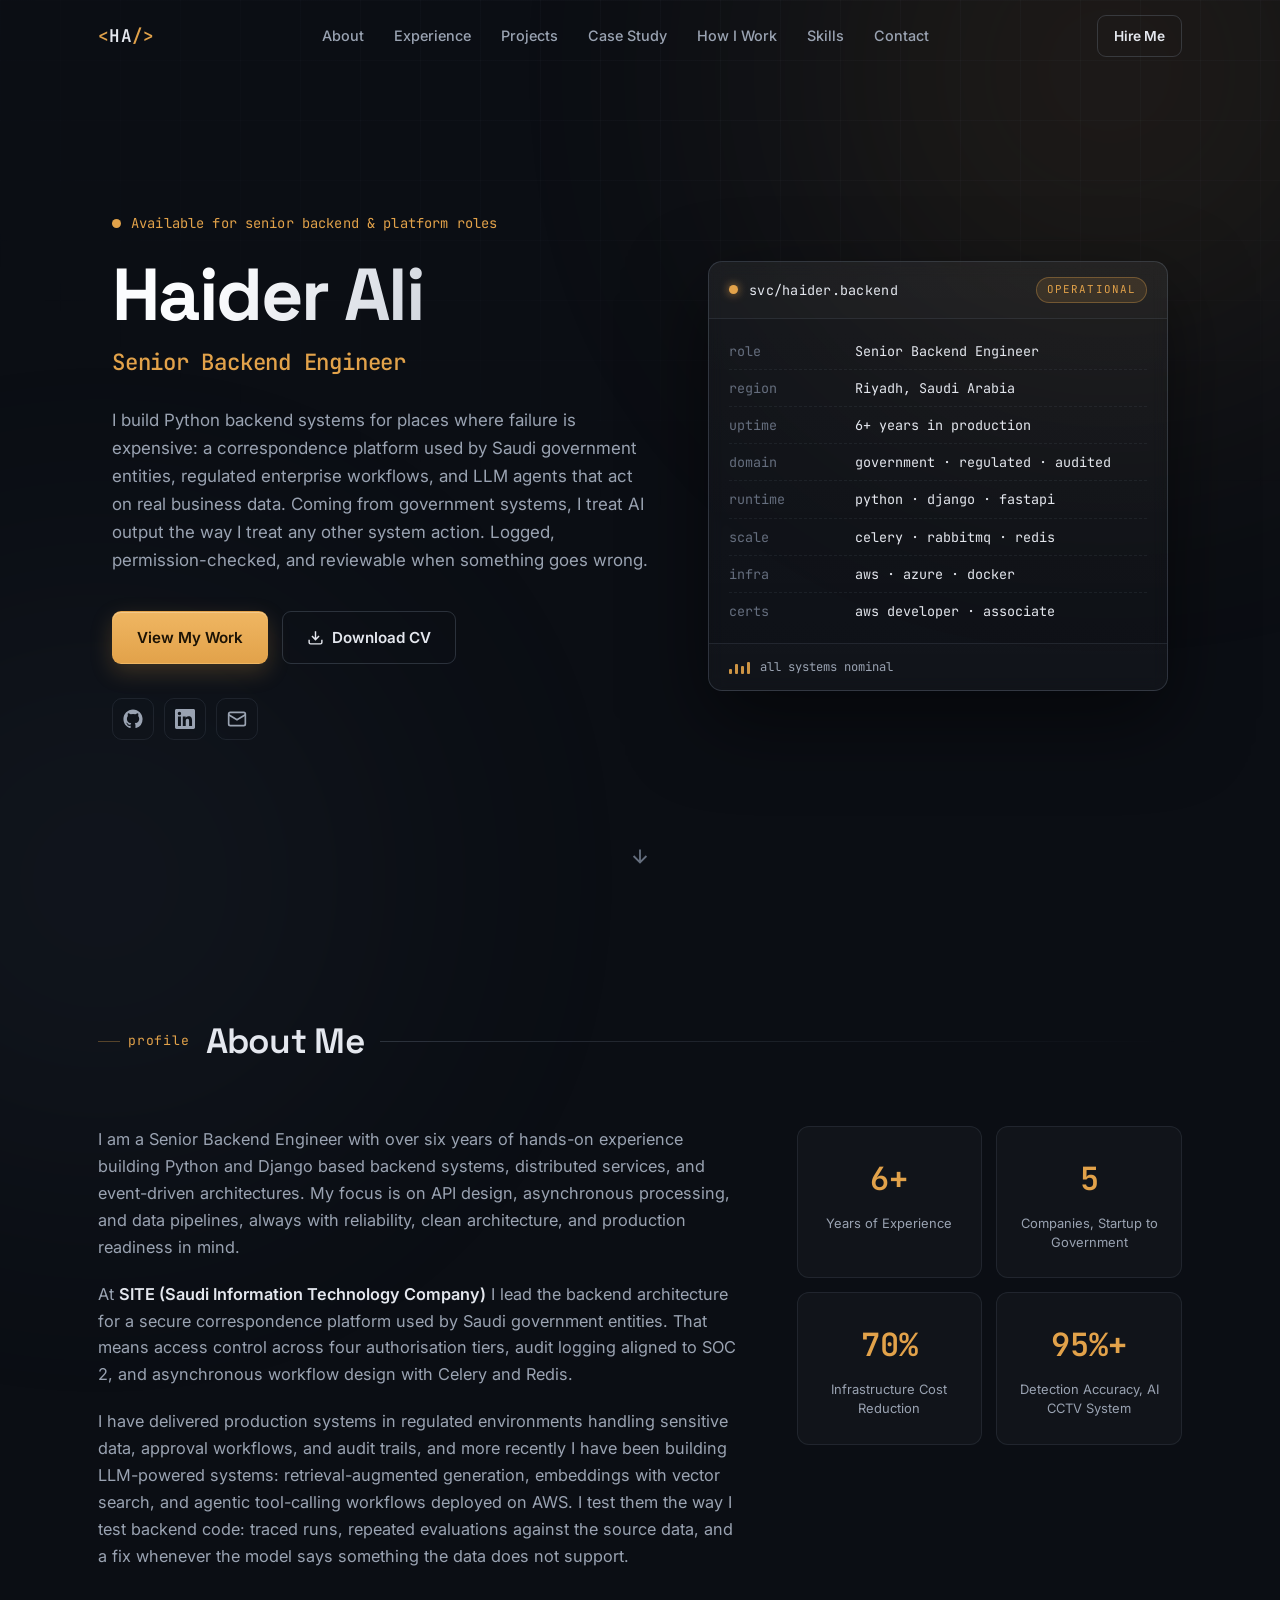
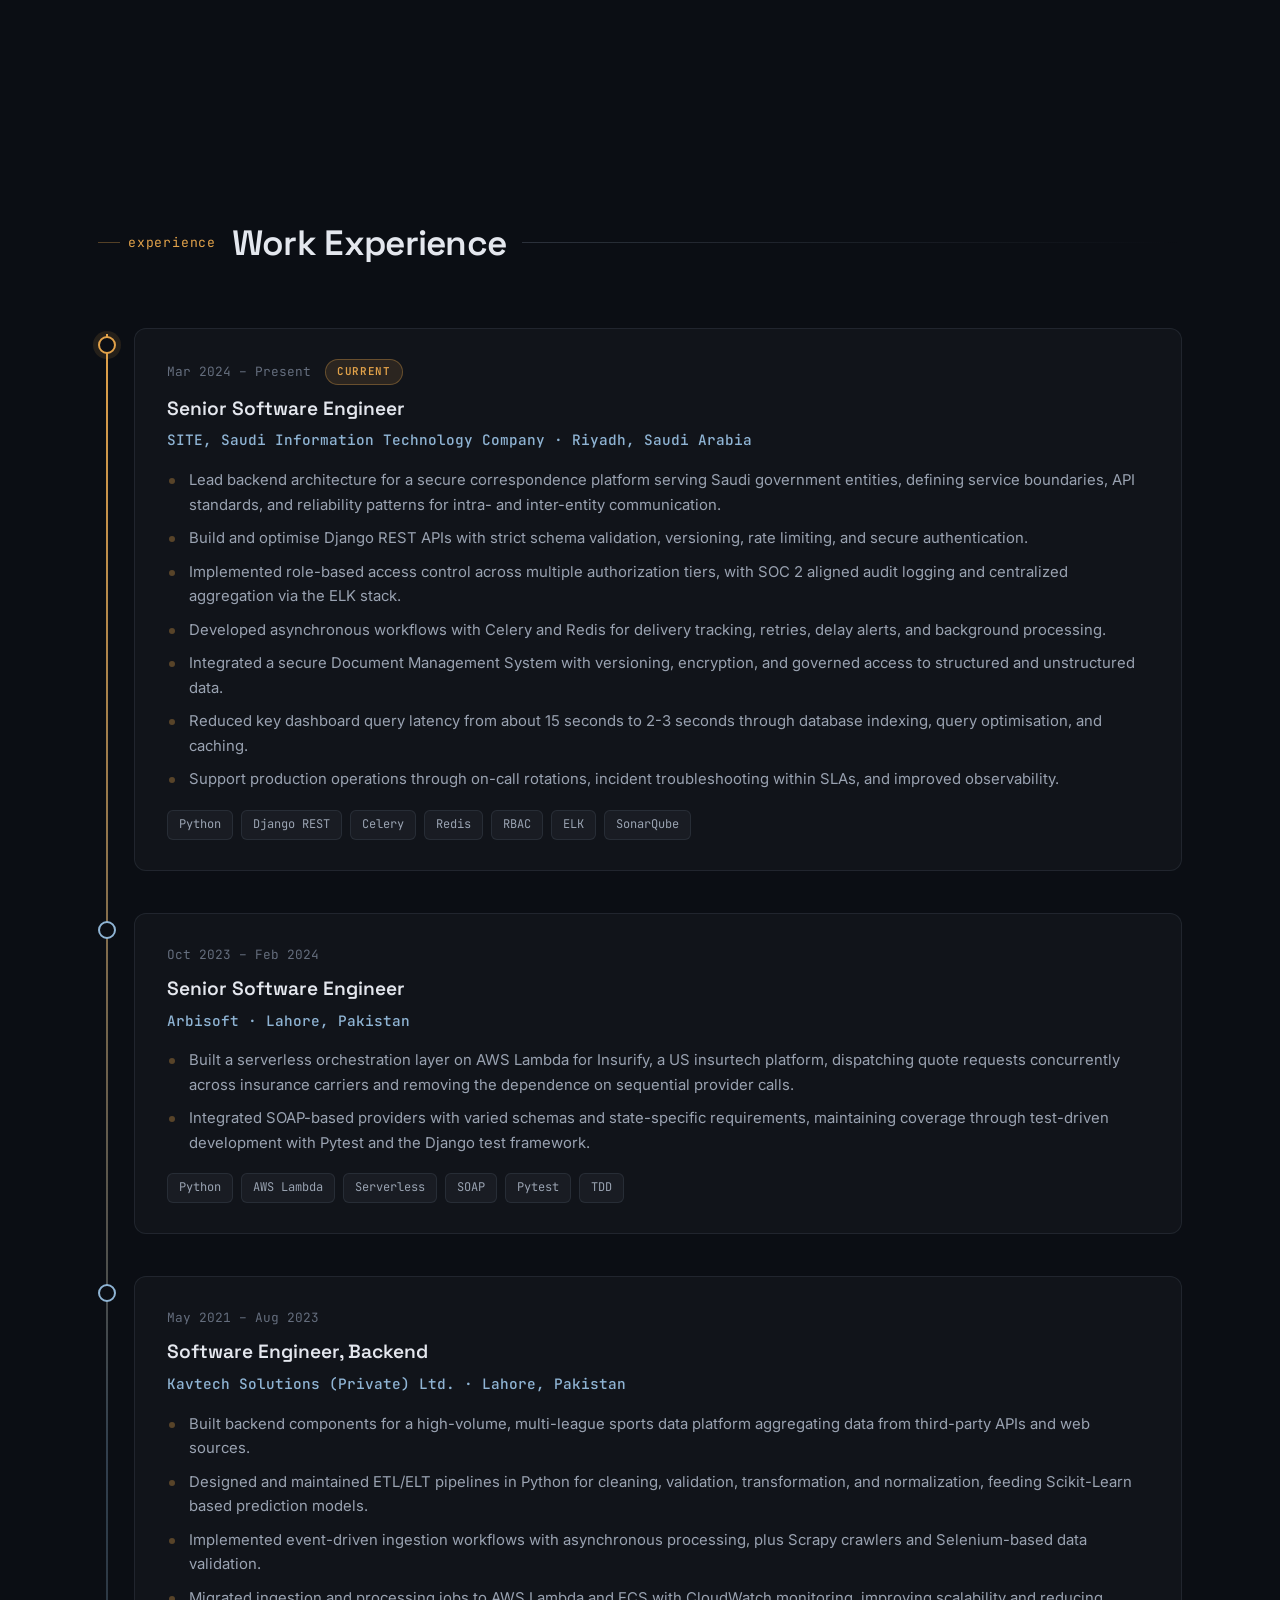
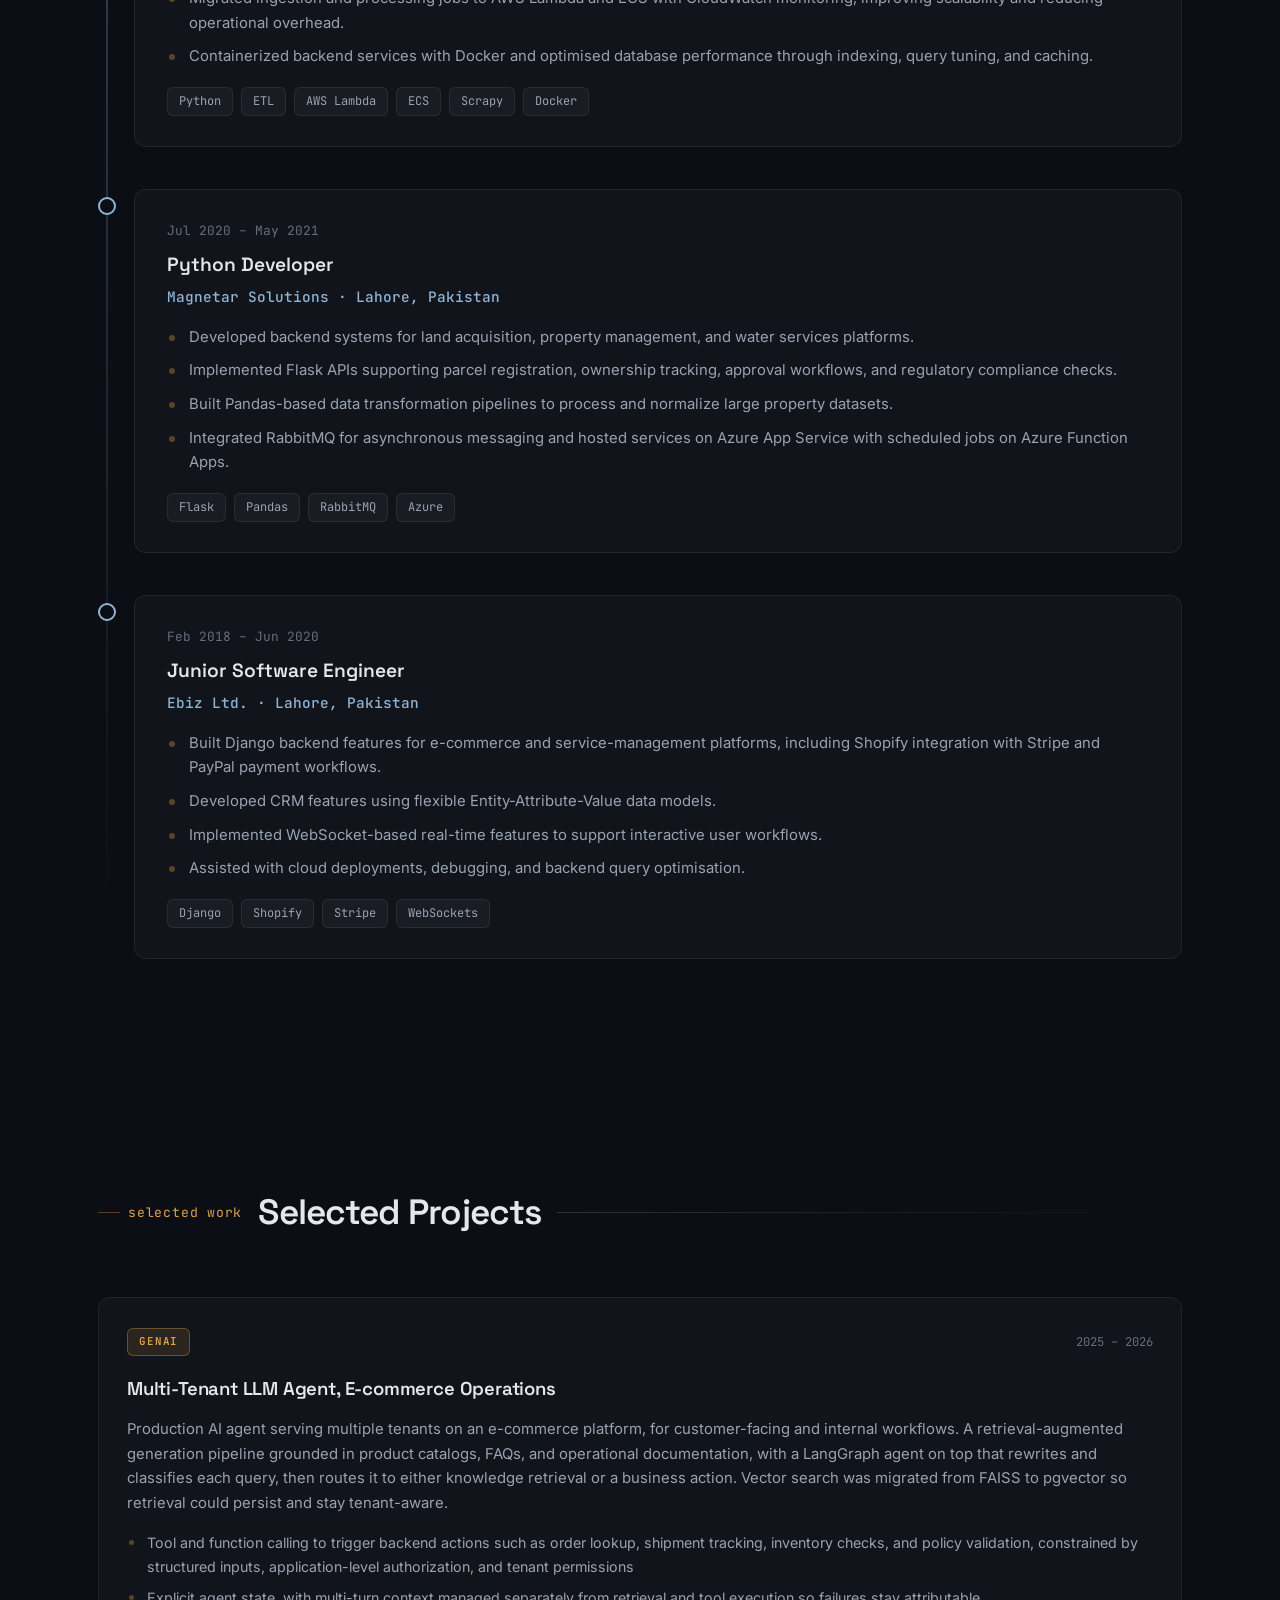
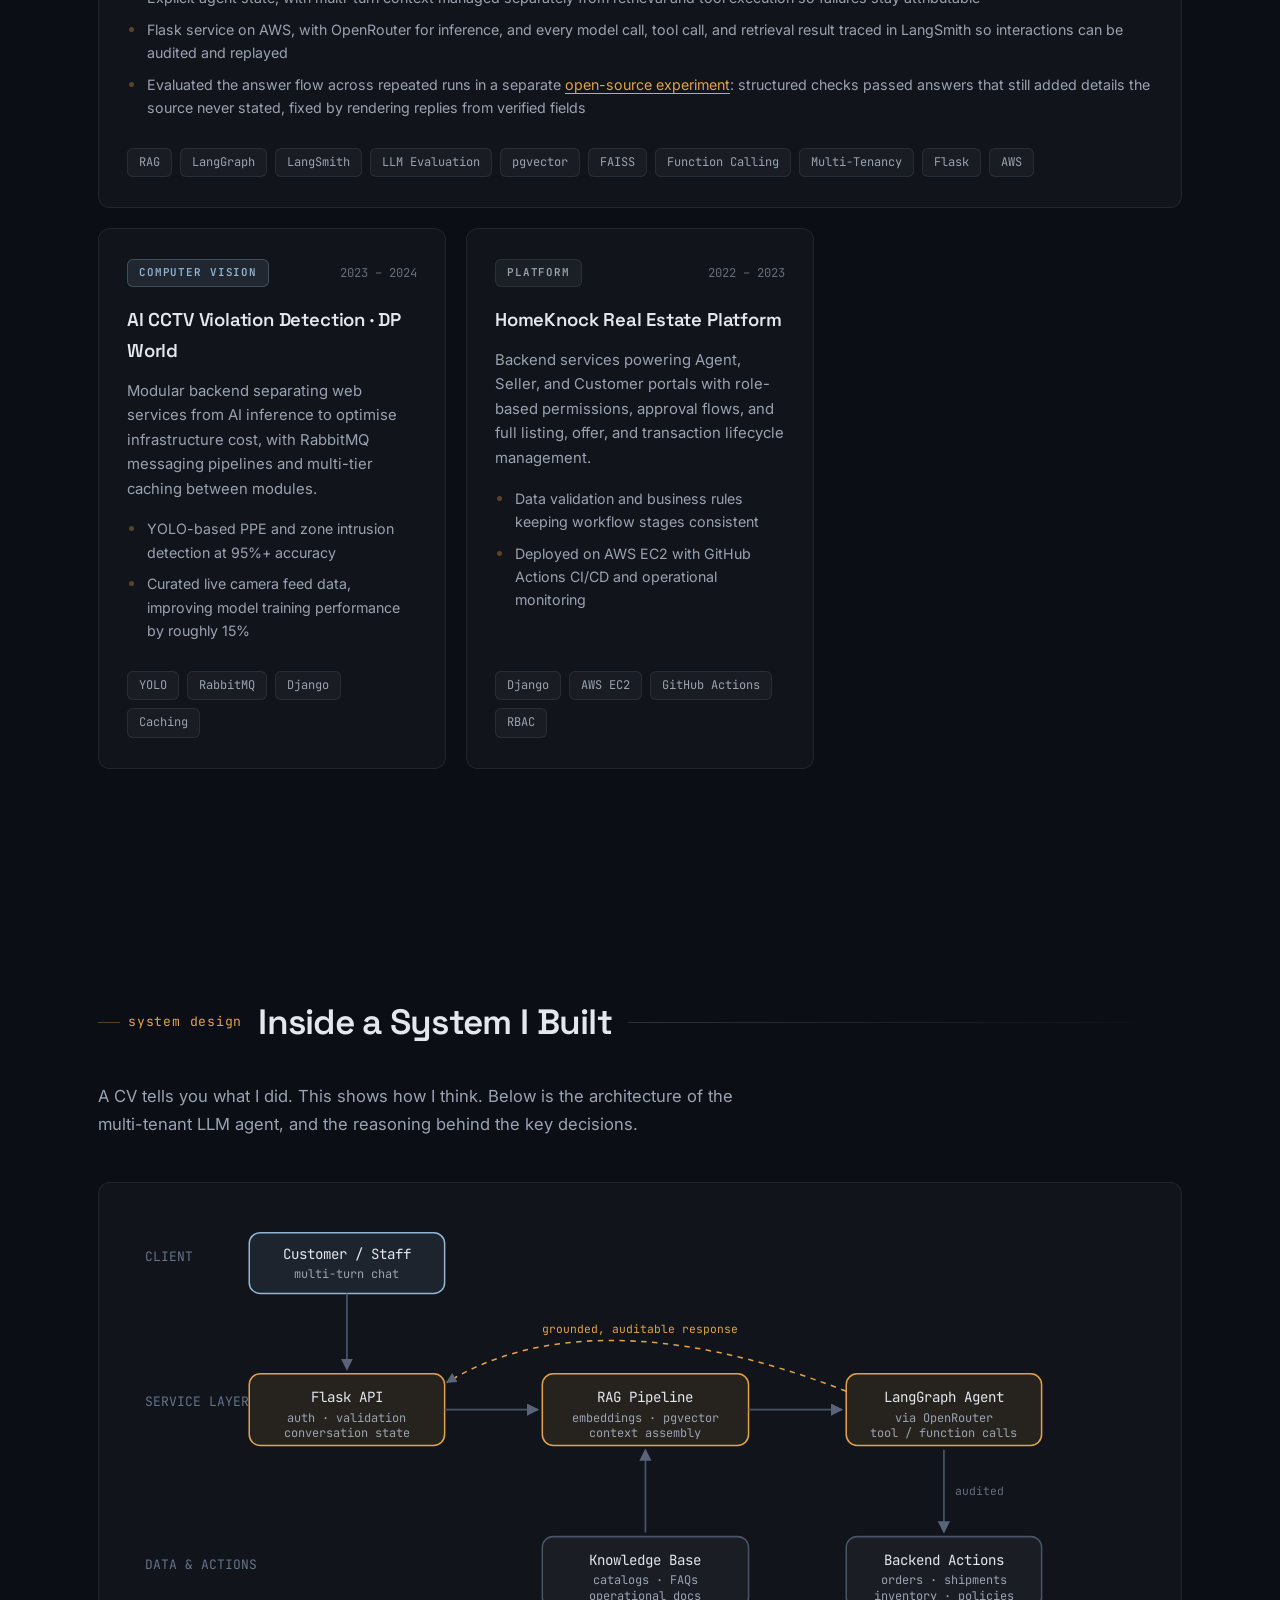
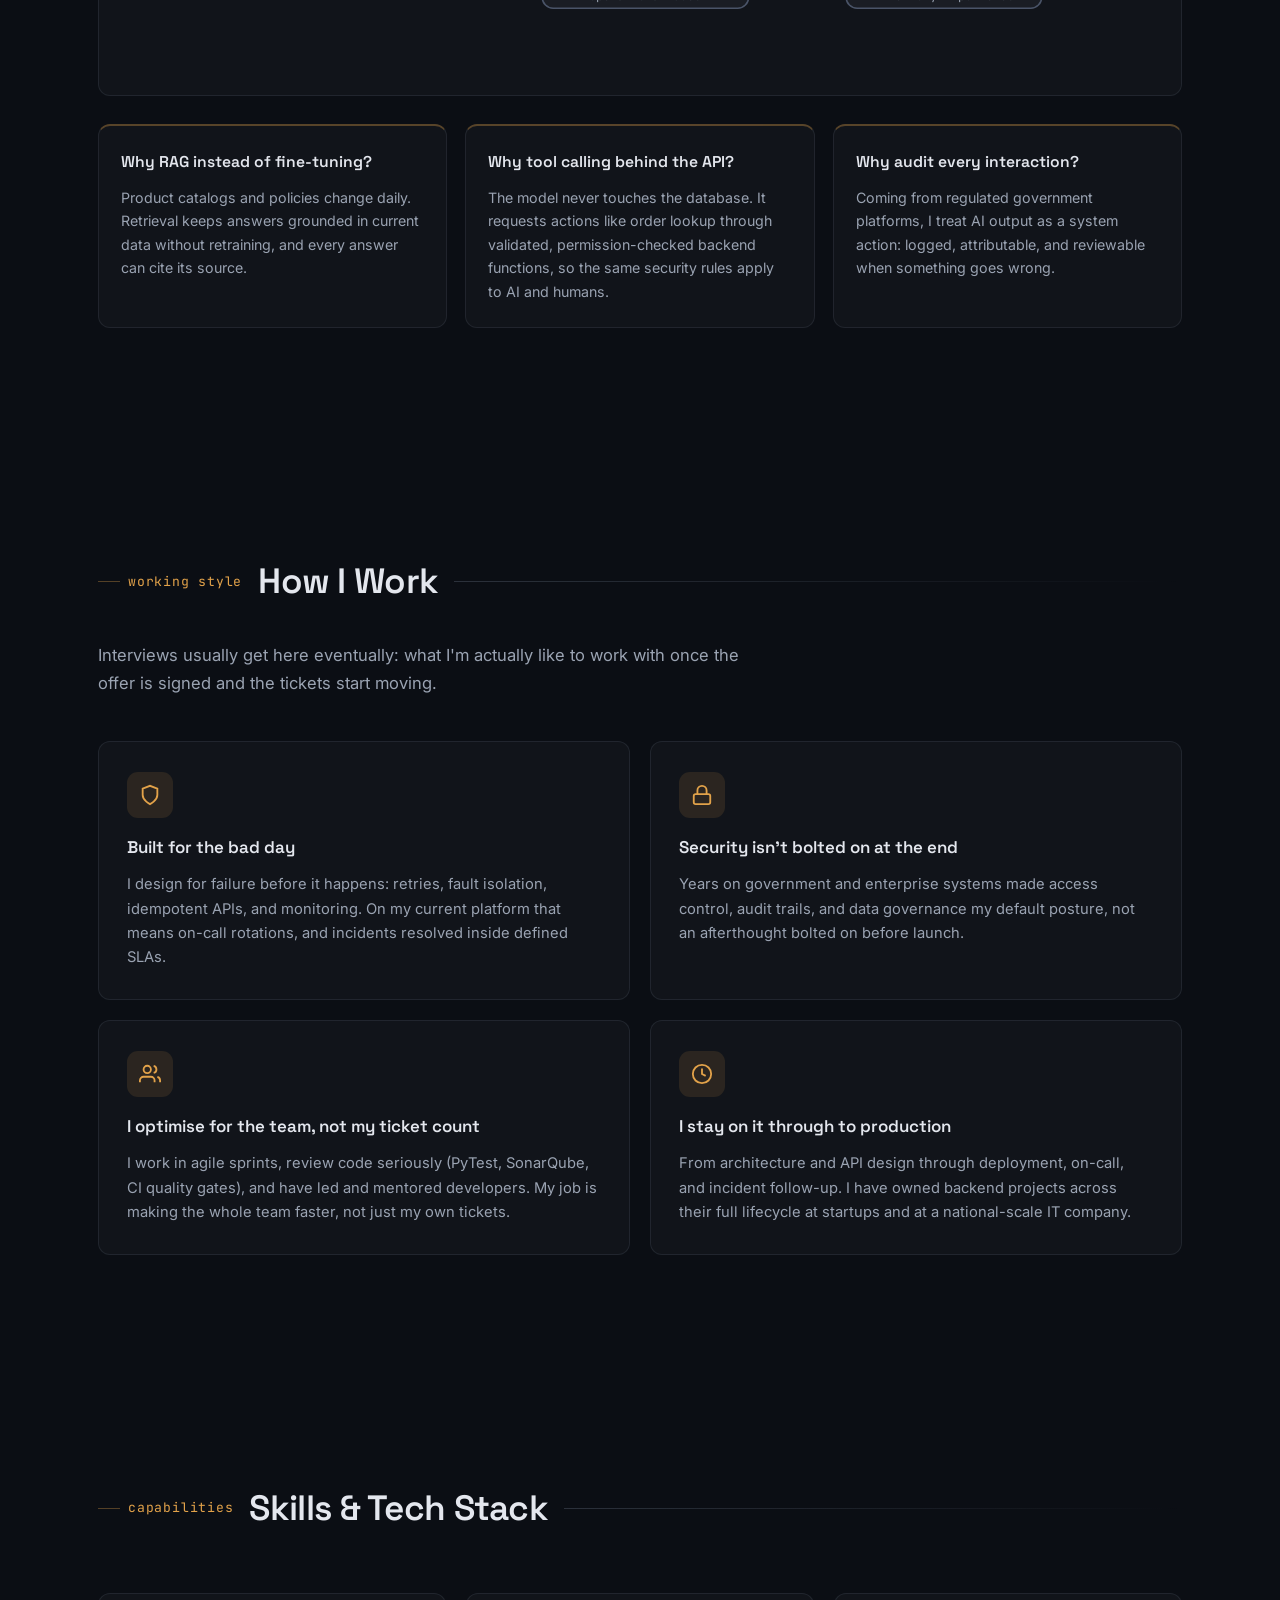
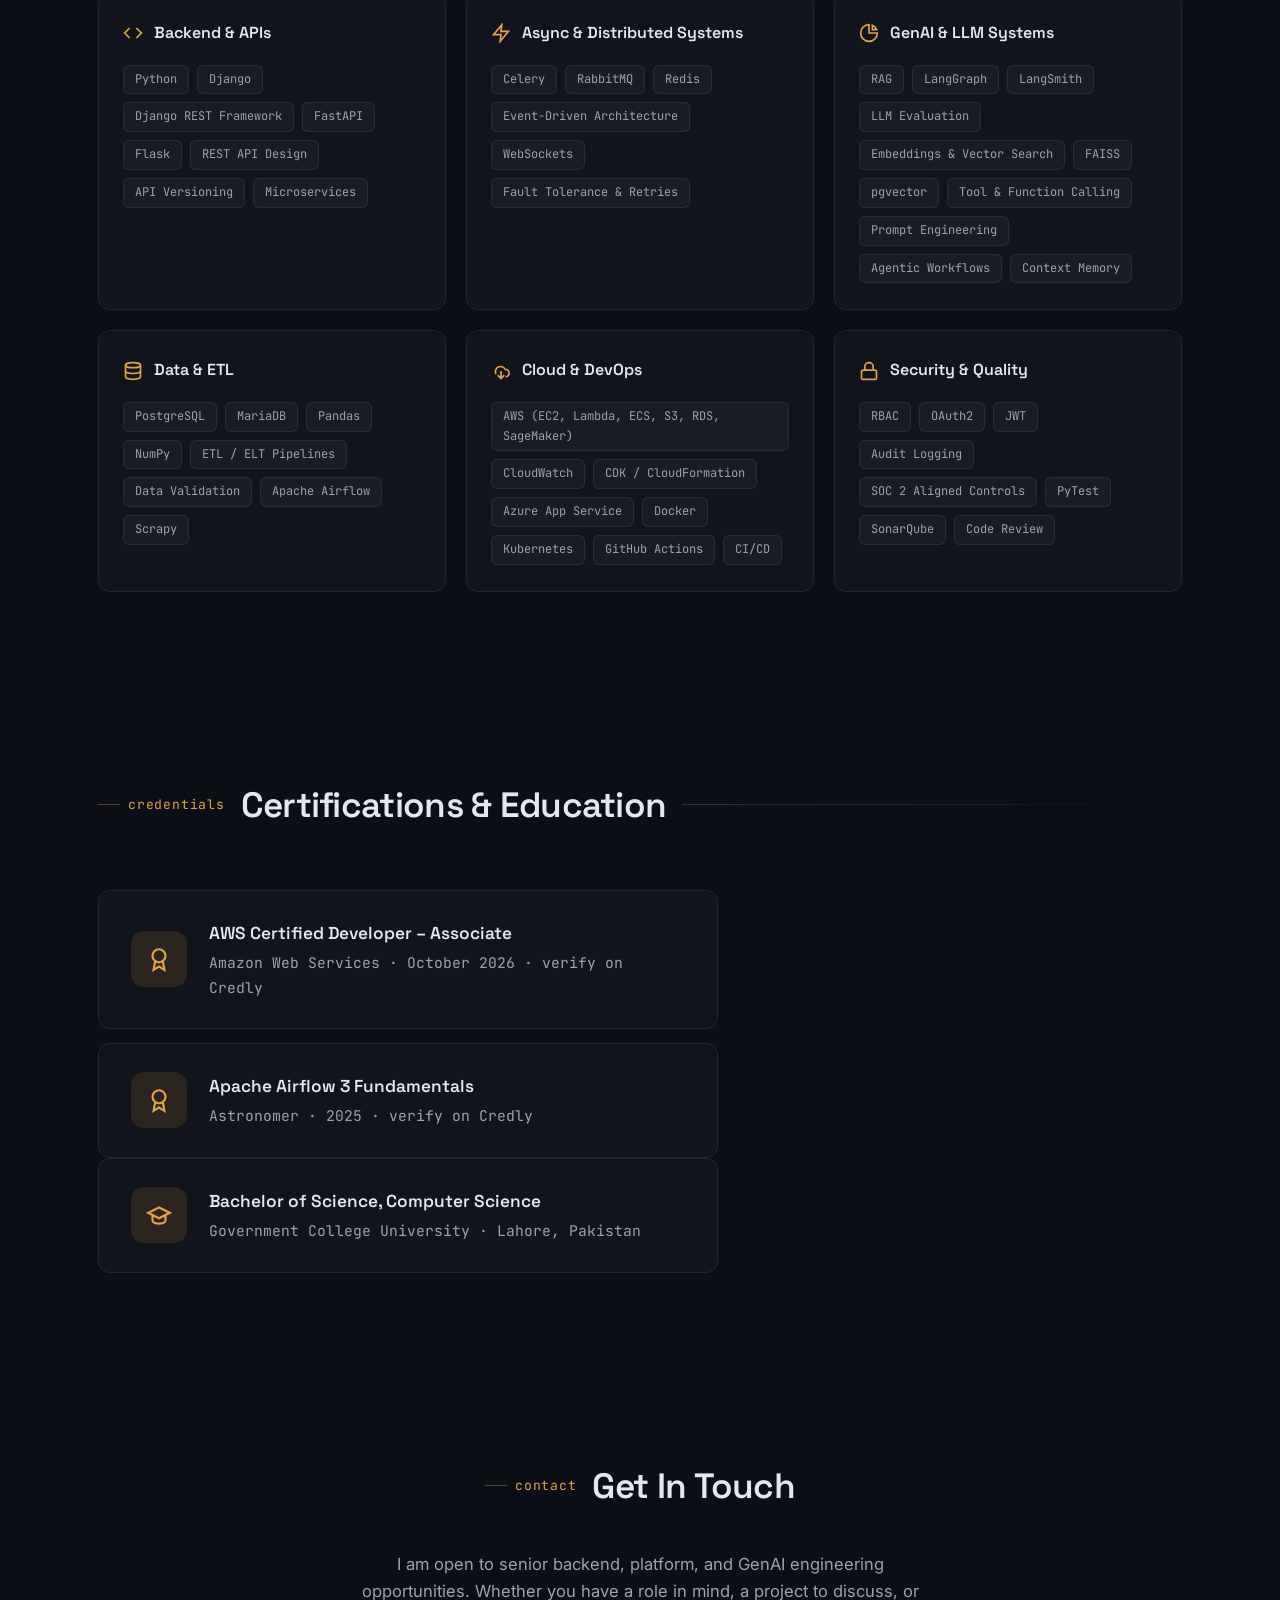
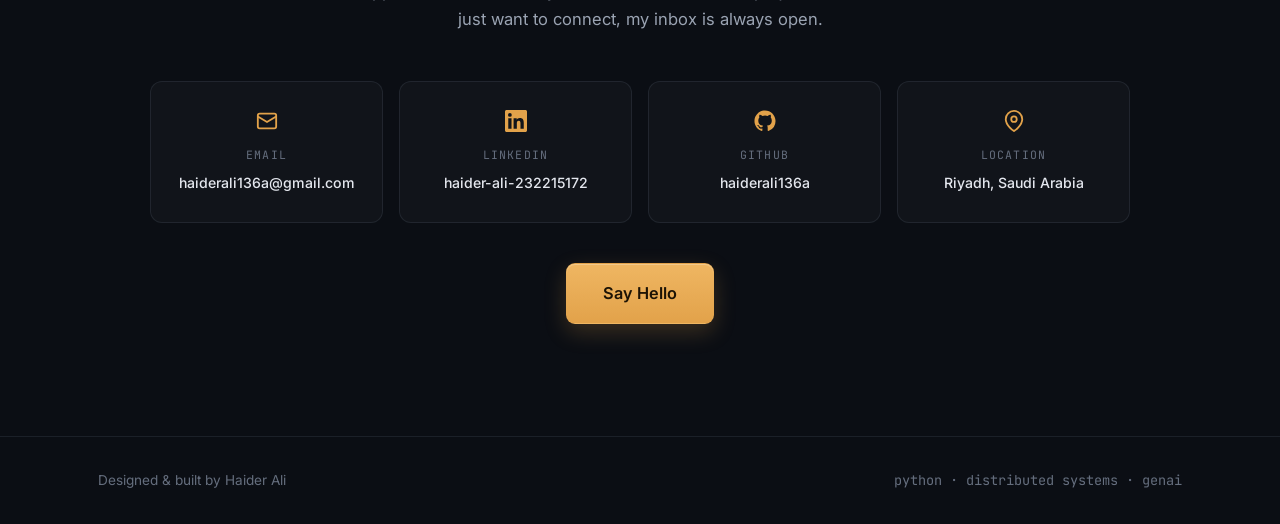
<file: index.html>
<!DOCTYPE html>
<html lang="en">
<head>
  <meta charset="UTF-8" />
  <meta name="viewport" content="width=device-width, initial-scale=1.0" />
  <title>Haider Ali | Senior Backend Engineer</title>
  <meta name="description" content="Haider Ali is a Senior Backend Engineer with 6+ years of experience building Python and Django backend systems, distributed services, and event-driven architectures on AWS and Azure. AWS Certified Developer." />
  <meta name="author" content="Haider Ali" />
  <meta property="og:title" content="Haider Ali | Senior Backend Engineer" />
  <meta property="og:description" content="Python backend engineer specialising in distributed systems, event-driven architecture, data pipelines, and LLM-powered systems. Based in Riyadh, Saudi Arabia." />
  <meta property="og:type" content="website" />
  <meta property="og:url" content="https://haiderali136a.github.io/" />
  <meta property="og:image" content="https://haiderali136a.github.io/assets/og-image.png?v=20261121" />
  <meta property="og:image:width" content="1200" />
  <meta property="og:image:height" content="630" />
  <meta property="og:image:alt" content="Haider Ali, Senior Backend Engineer. Python, Django, FastAPI, AWS Certified Developer, LLM systems. Riyadh, Saudi Arabia." />
  <meta name="twitter:card" content="summary_large_image" />
  <meta name="twitter:title" content="Haider Ali | Senior Backend Engineer" />
  <meta name="twitter:description" content="Python backend engineer specialising in distributed systems, event-driven architecture, data pipelines, and LLM-powered systems." />
  <meta name="twitter:image" content="https://haiderali136a.github.io/assets/og-image.png?v=20261121" />
  <link rel="canonical" href="https://haiderali136a.github.io/" />
  <link rel="icon" href="data:image/svg+xml,<svg xmlns='http://www.w3.org/2000/svg' viewBox='0 0 100 100'><rect width='100' height='100' rx='22' fill='%230b0e14'/><text x='50' y='69' font-size='50' text-anchor='middle' fill='%23e2a24a' font-family='monospace' font-weight='bold'>ha</text></svg>" />
  <link rel="preconnect" href="https://fonts.googleapis.com" />
  <link rel="preconnect" href="https://fonts.gstatic.com" crossorigin />
  <link href="https://fonts.googleapis.com/css2?family=Inter:wght@400;500;600;700&family=JetBrains+Mono:wght@400;500;600&family=Space+Grotesk:wght@500;600;700&display=swap" rel="stylesheet" />
  <link rel="stylesheet" href="css/style.css?v=20261121" />
  <script type="application/ld+json">
  {
    "@context": "https://schema.org",
    "@type": "Person",
    "name": "Haider Ali",
    "jobTitle": "Senior Backend Engineer",
    "email": "mailto:haiderali136a@gmail.com",
    "address": { "@type": "PostalAddress", "addressLocality": "Riyadh", "addressCountry": "SA" },
    "alumniOf": "Government College University, Lahore",
    "sameAs": [
      "https://github.com/haiderali136a",
      "https://linkedin.com/in/haider-ali-232215172"
    ],
    "hasCredential": [
      { "@type": "EducationalOccupationalCredential", "name": "AWS Certified Developer – Associate", "credentialCategory": "certification", "recognizedBy": { "@type": "Organization", "name": "Amazon Web Services" }, "url": "https://www.credly.com/badges/24f73d09-dd01-405d-a915-ac4fba422af3/public_url" },
      { "@type": "EducationalOccupationalCredential", "name": "Astronomer Certification for Apache Airflow 3 Fundamentals", "credentialCategory": "certification", "recognizedBy": { "@type": "Organization", "name": "Astronomer" }, "url": "https://www.credly.com/badges/1ae3c9e7-09de-4b8a-bcf6-ea7781fb3a55/public_url" }
    ],
    "knowsAbout": ["Python", "Django", "FastAPI", "Flask", "Distributed Systems", "Event-Driven Architecture", "AWS", "Retrieval-Augmented Generation", "LLM Systems"]
  }
  </script>
</head>
<body>

  <div class="bg-grid" aria-hidden="true"></div>
  <div class="bg-glow bg-glow-1" aria-hidden="true"></div>
  <div class="bg-glow bg-glow-2" aria-hidden="true"></div>

  <!-- ============ NAV ============ -->
  <header class="nav" id="nav">
    <div class="nav-inner">
      <a href="#home" class="nav-logo" aria-label="Home">
        <span class="logo-bracket">&lt;</span>HA<span class="logo-bracket">/&gt;</span>
      </a>
      <nav class="nav-links" id="navLinks" aria-label="Primary">
        <a href="#about">About</a>
        <a href="#experience">Experience</a>
        <a href="#projects">Projects</a>
        <a href="#case-study">Case Study</a>
        <a href="#how-i-work">How I Work</a>
        <a href="#skills">Skills</a>
        <a href="#contact">Contact</a>
      </nav>
      <div class="nav-actions">
        <a class="btn btn-sm btn-outline" href="mailto:haiderali136a@gmail.com">Hire Me</a>
        <button class="nav-toggle" id="navToggle" aria-label="Toggle menu" aria-expanded="false">
          <span></span><span></span><span></span>
        </button>
      </div>
    </div>
    <div class="nav-progress" id="navProgress" aria-hidden="true"></div>
  </header>

  <main>
    <!-- ============ HERO ============ -->
    <section class="hero" id="home">
      <div class="container hero-grid">
        <div class="hero-copy">
          <p class="hero-eyebrow reveal"><span class="status-dot"></span> Available for senior backend &amp; platform roles</p>
          <h1 class="reveal delay-1">Haider Ali</h1>
          <h2 class="hero-role reveal delay-2">Senior Backend Engineer</h2>
          <p class="hero-lead reveal delay-3">
            I build Python backend systems for places where failure is expensive: a
            correspondence platform used by Saudi government entities, regulated
            enterprise workflows, and LLM agents that act on real business data.
            Coming from government systems, I treat AI output the way I treat any
            other system action. Logged, permission-checked, and reviewable when
            something goes wrong.
          </p>
          <div class="hero-cta reveal delay-4">
            <a href="#projects" class="btn btn-primary">View My Work</a>
            <a href="assets/Haider-Ali-CV.pdf" class="btn btn-outline" download="Haider-Ali-CV.pdf">
              <svg viewBox="0 0 24 24" width="17" height="17" fill="none" stroke="currentColor" stroke-width="2"><path d="M21 15v4a2 2 0 0 1-2 2H5a2 2 0 0 1-2-2v-4M7 10l5 5 5-5M12 15V3"/></svg>
              Download CV
            </a>
          </div>
          <div class="hero-social reveal delay-5">
            <a href="https://github.com/haiderali136a" target="_blank" rel="noopener" aria-label="GitHub">
              <svg viewBox="0 0 24 24" width="20" height="20" fill="currentColor"><path d="M12 .5C5.65.5.5 5.65.5 12c0 5.08 3.29 9.39 7.86 10.91.58.11.79-.25.79-.55v-2.17c-3.2.7-3.87-1.36-3.87-1.36-.52-1.33-1.28-1.68-1.28-1.68-1.04-.72.08-.7.08-.7 1.16.08 1.77 1.19 1.77 1.19 1.03 1.76 2.7 1.25 3.35.96.11-.75.4-1.26.73-1.55-2.55-.29-5.24-1.28-5.24-5.68 0-1.26.45-2.28 1.19-3.09-.12-.29-.51-1.46.11-3.05 0 0 .97-.31 3.17 1.18a11 11 0 0 1 5.78 0c2.2-1.49 3.17-1.18 3.17-1.18.62 1.59.23 2.76.11 3.05.74.81 1.19 1.83 1.19 3.09 0 4.41-2.7 5.38-5.26 5.67.41.36.78 1.06.78 2.14v3.17c0 .3.21.67.8.55A11.51 11.51 0 0 0 23.5 12C23.5 5.65 18.35.5 12 .5z"/></svg>
            </a>
            <a href="https://linkedin.com/in/haider-ali-232215172" target="_blank" rel="noopener" aria-label="LinkedIn">
              <svg viewBox="0 0 24 24" width="20" height="20" fill="currentColor"><path d="M20.45 20.45h-3.55v-5.57c0-1.33-.03-3.04-1.85-3.04-1.85 0-2.14 1.45-2.14 2.94v5.67H9.36V9h3.41v1.56h.05c.48-.9 1.64-1.85 3.37-1.85 3.6 0 4.27 2.37 4.27 5.46v6.28zM5.34 7.43a2.06 2.06 0 1 1 0-4.12 2.06 2.06 0 0 1 0 4.12zM7.12 20.45H3.56V9h3.56v11.45zM22.22 0H1.77C.79 0 0 .77 0 1.73v20.54C0 23.23.79 24 1.77 24h20.45c.98 0 1.78-.77 1.78-1.73V1.73C24 .77 23.2 0 22.22 0z"/></svg>
            </a>
            <a href="mailto:haiderali136a@gmail.com" aria-label="Email">
              <svg viewBox="0 0 24 24" width="20" height="20" fill="none" stroke="currentColor" stroke-width="2"><rect x="2" y="4" width="20" height="16" rx="2"/><path d="m22 7-10 6L2 7"/></svg>
            </a>
          </div>
        </div>

        <div class="hero-visual reveal delay-3">
          <div class="svc-card" role="img" aria-label="Service status readout: Senior Backend Engineer based in Riyadh, 6-plus years in production, working on government, regulated and audited platforms, built on Python, Django, FastAPI, Celery, RabbitMQ, Redis, AWS, Azure and Docker, AWS Certified Developer. All systems nominal.">
            <div class="svc-head">
              <span class="svc-dot"></span>
              <span class="svc-name">svc/haider.backend</span>
              <span class="svc-badge">operational</span>
            </div>
            <dl class="svc-body">
              <div class="svc-row"><dt>role</dt><dd>Senior Backend Engineer</dd></div>
              <div class="svc-row"><dt>region</dt><dd>Riyadh, Saudi Arabia</dd></div>
              <div class="svc-row"><dt>uptime</dt><dd>6+ years in production</dd></div>
              <div class="svc-row"><dt>domain</dt><dd>government · regulated · audited</dd></div>
              <div class="svc-row"><dt>runtime</dt><dd>python · django · fastapi</dd></div>
              <div class="svc-row"><dt>scale</dt><dd>celery · rabbitmq · redis</dd></div>
              <div class="svc-row"><dt>infra</dt><dd>aws · azure · docker</dd></div>
              <div class="svc-row"><dt>certs</dt><dd>aws developer · associate</dd></div>
            </dl>
            <div class="svc-foot"><span class="svc-bars"><i></i><i></i><i></i><i></i></span> all systems nominal</div>
          </div>
        </div>
      </div>
      <a href="#about" class="scroll-hint" aria-label="Scroll to about section">
        <svg viewBox="0 0 24 24" width="22" height="22" fill="none" stroke="currentColor" stroke-width="2"><path d="M12 5v14M5 12l7 7 7-7"/></svg>
      </a>
    </section>

    <!-- ============ ABOUT ============ -->
    <section class="section" id="about">
      <div class="container">
        <div class="section-head reveal">
          <span class="section-index">profile</span>
          <h2>About Me</h2>
          <div class="section-line"></div>
        </div>
        <div class="about-grid">
          <div class="about-text reveal">
            <p>
              I am a Senior Backend Engineer with over six years of hands-on experience
              building Python and Django based backend systems, distributed services,
              and event-driven architectures. My focus is on API design, asynchronous
              processing, and data pipelines, always with reliability, clean architecture,
              and production readiness in mind.
            </p>
            <p>
              At <strong>SITE (Saudi Information Technology Company)</strong> I lead the
              backend architecture for a secure correspondence platform used by Saudi
              government entities. That means access control across four authorisation
              tiers, audit logging aligned to SOC 2, and asynchronous workflow design with
              Celery and Redis.
            </p>
            <p>
              I have delivered production systems in regulated environments handling
              sensitive data, approval workflows, and audit trails, and more recently I have
              been building LLM-powered systems: retrieval-augmented generation, embeddings
              with vector search, and agentic tool-calling workflows deployed on AWS. I test
              them the way I test backend code: traced runs, repeated evaluations against the
              source data, and a fix whenever the model says something the data does not support.
            </p>
          </div>
          <div class="about-stats">
            <div class="stat-card reveal">
              <span class="stat-number" data-count="6">0</span><span class="stat-suffix">+</span>
              <span class="stat-label">Years of Experience</span>
            </div>
            <div class="stat-card reveal delay-1">
              <span class="stat-number" data-count="5">0</span>
              <span class="stat-label">Companies, Startup to Government</span>
            </div>
            <div class="stat-card reveal delay-2">
              <span class="stat-number" data-count="70">0</span><span class="stat-suffix">%</span>
              <span class="stat-label">Infrastructure Cost Reduction</span>
            </div>
            <div class="stat-card reveal delay-3">
              <span class="stat-number" data-count="95">0</span><span class="stat-suffix">%+</span>
              <span class="stat-label">Detection Accuracy, AI CCTV System</span>
            </div>
          </div>
        </div>
      </div>
    </section>

    <!-- ============ EXPERIENCE ============ -->
    <section class="section" id="experience">
      <div class="container">
        <div class="section-head reveal">
          <span class="section-index">experience</span>
          <h2>Work Experience</h2>
          <div class="section-line"></div>
        </div>

        <div class="timeline">

          <article class="timeline-item reveal">
            <div class="timeline-marker current"></div>
            <div class="timeline-card">
              <div class="timeline-meta">
                <span class="timeline-date">Mar 2024 – Present</span>
                <span class="badge badge-current">Current</span>
              </div>
              <h3>Senior Software Engineer</h3>
              <p class="timeline-company">SITE, Saudi Information Technology Company · Riyadh, Saudi Arabia</p>
              <ul>
                <li>Lead backend architecture for a secure correspondence platform serving Saudi government entities, defining service boundaries, API standards, and reliability patterns for intra- and inter-entity communication.</li>
                <li>Build and optimise Django REST APIs with strict schema validation, versioning, rate limiting, and secure authentication.</li>
                <li>Implemented role-based access control across multiple authorization tiers, with SOC 2 aligned audit logging and centralized aggregation via the ELK stack.</li>
                <li>Developed asynchronous workflows with Celery and Redis for delivery tracking, retries, delay alerts, and background processing.</li>
                <li>Integrated a secure Document Management System with versioning, encryption, and governed access to structured and unstructured data.</li>
                <li>Reduced key dashboard query latency from about 15 seconds to 2-3 seconds through database indexing, query optimisation, and caching.</li>
                <li>Support production operations through on-call rotations, incident troubleshooting within SLAs, and improved observability.</li>
              </ul>
              <div class="tag-row">
                <span class="tag">Python</span><span class="tag">Django REST</span><span class="tag">Celery</span><span class="tag">Redis</span><span class="tag">RBAC</span><span class="tag">ELK</span><span class="tag">SonarQube</span>
              </div>
            </div>
          </article>

          <article class="timeline-item reveal">
            <div class="timeline-marker"></div>
            <div class="timeline-card">
              <div class="timeline-meta"><span class="timeline-date">Oct 2023 – Feb 2024</span></div>
              <h3>Senior Software Engineer</h3>
              <p class="timeline-company">Arbisoft · Lahore, Pakistan</p>
              <ul>
                <li>Built a serverless orchestration layer on AWS Lambda for Insurify, a US insurtech platform, dispatching quote requests concurrently across insurance carriers and removing the dependence on sequential provider calls.</li>
                <li>Integrated SOAP-based providers with varied schemas and state-specific requirements, maintaining coverage through test-driven development with Pytest and the Django test framework.</li>
              </ul>
              <div class="tag-row">
                <span class="tag">Python</span><span class="tag">AWS Lambda</span><span class="tag">Serverless</span><span class="tag">SOAP</span><span class="tag">Pytest</span><span class="tag">TDD</span>
              </div>
            </div>
          </article>

          <article class="timeline-item reveal">
            <div class="timeline-marker"></div>
            <div class="timeline-card">
              <div class="timeline-meta"><span class="timeline-date">May 2021 – Aug 2023</span></div>
              <h3>Software Engineer, Backend</h3>
              <p class="timeline-company">Kavtech Solutions (Private) Ltd. · Lahore, Pakistan</p>
              <ul>
                <li>Built backend components for a high-volume, multi-league sports data platform aggregating data from third-party APIs and web sources.</li>
                <li>Designed and maintained ETL/ELT pipelines in Python for cleaning, validation, transformation, and normalization, feeding Scikit-Learn based prediction models.</li>
                <li>Implemented event-driven ingestion workflows with asynchronous processing, plus Scrapy crawlers and Selenium-based data validation.</li>
                <li>Migrated ingestion and processing jobs to AWS Lambda and ECS with CloudWatch monitoring, improving scalability and reducing operational overhead.</li>
                <li>Containerized backend services with Docker and optimised database performance through indexing, query tuning, and caching.</li>
              </ul>
              <div class="tag-row">
                <span class="tag">Python</span><span class="tag">ETL</span><span class="tag">AWS Lambda</span><span class="tag">ECS</span><span class="tag">Scrapy</span><span class="tag">Docker</span>
              </div>
            </div>
          </article>

          <article class="timeline-item reveal">
            <div class="timeline-marker"></div>
            <div class="timeline-card">
              <div class="timeline-meta"><span class="timeline-date">Jul 2020 – May 2021</span></div>
              <h3>Python Developer</h3>
              <p class="timeline-company">Magnetar Solutions · Lahore, Pakistan</p>
              <ul>
                <li>Developed backend systems for land acquisition, property management, and water services platforms.</li>
                <li>Implemented Flask APIs supporting parcel registration, ownership tracking, approval workflows, and regulatory compliance checks.</li>
                <li>Built Pandas-based data transformation pipelines to process and normalize large property datasets.</li>
                <li>Integrated RabbitMQ for asynchronous messaging and hosted services on Azure App Service with scheduled jobs on Azure Function Apps.</li>
              </ul>
              <div class="tag-row">
                <span class="tag">Flask</span><span class="tag">Pandas</span><span class="tag">RabbitMQ</span><span class="tag">Azure</span>
              </div>
            </div>
          </article>

          <article class="timeline-item reveal">
            <div class="timeline-marker"></div>
            <div class="timeline-card">
              <div class="timeline-meta"><span class="timeline-date">Feb 2018 – Jun 2020</span></div>
              <h3>Junior Software Engineer</h3>
              <p class="timeline-company">Ebiz Ltd. · Lahore, Pakistan</p>
              <ul>
                <li>Built Django backend features for e-commerce and service-management platforms, including Shopify integration with Stripe and PayPal payment workflows.</li>
                <li>Developed CRM features using flexible Entity-Attribute-Value data models.</li>
                <li>Implemented WebSocket-based real-time features to support interactive user workflows.</li>
                <li>Assisted with cloud deployments, debugging, and backend query optimisation.</li>
              </ul>
              <div class="tag-row">
                <span class="tag">Django</span><span class="tag">Shopify</span><span class="tag">Stripe</span><span class="tag">WebSockets</span>
              </div>
            </div>
          </article>

        </div>
      </div>
    </section>

    <!-- ============ PROJECTS ============ -->
    <section class="section" id="projects">
      <div class="container">
        <div class="section-head reveal">
          <span class="section-index">selected work</span>
          <h2>Selected Projects</h2>
          <div class="section-line"></div>
        </div>

        <div class="projects-grid">

          <article class="project-card featured reveal">
            <div class="project-top">
              <span class="project-badge genai">GenAI</span>
              <span class="project-date">2025 – 2026</span>
            </div>
            <h3>Multi-Tenant LLM Agent, E-commerce Operations</h3>
            <p>
              Production AI agent serving multiple tenants on an e-commerce platform, for
              customer-facing and internal workflows. A retrieval-augmented generation
              pipeline grounded in product catalogs, FAQs, and operational documentation,
              with a LangGraph agent on top that rewrites and classifies each query, then
              routes it to either knowledge retrieval or a business action. Vector search
              was migrated from FAISS to pgvector so retrieval could persist and stay
              tenant-aware.
            </p>
            <ul class="project-points">
              <li>Tool and function calling to trigger backend actions such as order lookup, shipment tracking, inventory checks, and policy validation, constrained by structured inputs, application-level authorization, and tenant permissions</li>
              <li>Explicit agent state, with multi-turn context managed separately from retrieval and tool execution so failures stay attributable</li>
              <li>Flask service on AWS, with OpenRouter for inference, and every model call, tool call, and retrieval result traced in LangSmith so interactions can be audited and replayed</li>
              <li>Evaluated the answer flow across repeated runs in a separate <a href="https://github.com/haiderali136a/store-assistant-lab" target="_blank" rel="noopener">open-source experiment</a>: structured checks passed answers that still added details the source never stated, fixed by rendering replies from verified fields</li>
            </ul>
            <div class="tag-row">
              <span class="tag">RAG</span><span class="tag">LangGraph</span><span class="tag">LangSmith</span><span class="tag">LLM Evaluation</span><span class="tag">pgvector</span><span class="tag">FAISS</span><span class="tag">Function Calling</span><span class="tag">Multi-Tenancy</span><span class="tag">Flask</span><span class="tag">AWS</span>
            </div>
          </article>

          <article class="project-card reveal delay-1">
            <div class="project-top">
              <span class="project-badge cv">Computer Vision</span>
              <span class="project-date">2023 – 2024</span>
            </div>
            <h3>AI CCTV Violation Detection · DP World</h3>
            <p>
              Modular backend separating web services from AI inference to optimise
              infrastructure cost, with RabbitMQ messaging pipelines and multi-tier caching
              between modules.
            </p>
            <ul class="project-points">
              <li>YOLO-based PPE and zone intrusion detection at 95%+ accuracy</li>
              <li>Curated live camera feed data, improving model training performance by roughly 15%</li>
            </ul>
            <div class="tag-row">
              <span class="tag">YOLO</span><span class="tag">RabbitMQ</span><span class="tag">Django</span><span class="tag">Caching</span>
            </div>
          </article>

          <article class="project-card reveal delay-2">
            <div class="project-top">
              <span class="project-badge platform">Platform</span>
              <span class="project-date">2022 – 2023</span>
            </div>
            <h3>HomeKnock Real Estate Platform</h3>
            <p>
              Backend services powering Agent, Seller, and Customer portals with role-based
              permissions, approval flows, and full listing, offer, and transaction lifecycle
              management.
            </p>
            <ul class="project-points">
              <li>Data validation and business rules keeping workflow stages consistent</li>
              <li>Deployed on AWS EC2 with GitHub Actions CI/CD and operational monitoring</li>
            </ul>
            <div class="tag-row">
              <span class="tag">Django</span><span class="tag">AWS EC2</span><span class="tag">GitHub Actions</span><span class="tag">RBAC</span>
            </div>
          </article>

        </div>
      </div>
    </section>

    <!-- ============ CASE STUDY ============ -->
    <section class="section" id="case-study">
      <div class="container">
        <div class="section-head reveal">
          <span class="section-index">system design</span>
          <h2>Inside a System I Built</h2>
          <div class="section-line"></div>
        </div>

        <p class="case-intro reveal">
          A CV tells you what I did. This shows how I think. Below is the architecture of the
          multi-tenant LLM agent, and the reasoning behind the key decisions.
        </p>

        <div class="case-diagram reveal" role="img" aria-label="Architecture diagram: user request flows through a Flask API layer into a RAG pipeline with pgvector search, then to a LangGraph agent using an LLM via OpenRouter, which triggers audited, permission-checked tool calls into backend services before responding">
          <svg viewBox="0 0 960 420" xmlns="http://www.w3.org/2000/svg" font-family="JetBrains Mono, monospace">
            <defs>
              <marker id="arrow" viewBox="0 0 10 10" refX="9" refY="5" markerWidth="7" markerHeight="7" orient="auto-start-reverse">
                <path d="M0 0 L10 5 L0 10 z" fill="#5a6478"/>
              </marker>
            </defs>

            <!-- lane labels -->
            <text x="24" y="46" fill="#64748b" font-size="12">CLIENT</text>
            <text x="24" y="180" fill="#64748b" font-size="12">SERVICE&#160;LAYER</text>
            <text x="24" y="330" fill="#64748b" font-size="12">DATA&#160;&amp;&#160;ACTIONS</text>

            <!-- user -->
            <rect x="120" y="20" width="180" height="56" rx="10" fill="rgba(143,180,212,0.1)" stroke="#8fb4d4" stroke-width="1.4"/>
            <text x="210" y="44" fill="#e4e7ee" font-size="13" text-anchor="middle">Customer / Staff</text>
            <text x="210" y="62" fill="#9aa3b2" font-size="11" text-anchor="middle">multi-turn chat</text>

            <!-- api -->
            <rect x="120" y="150" width="180" height="66" rx="10" fill="rgba(226,162,74,0.1)" stroke="#e2a24a" stroke-width="1.4"/>
            <text x="210" y="176" fill="#e4e7ee" font-size="13" text-anchor="middle">Flask API</text>
            <text x="210" y="194" fill="#9aa3b2" font-size="11" text-anchor="middle">auth · validation</text>
            <text x="210" y="208" fill="#9aa3b2" font-size="11" text-anchor="middle">conversation state</text>

            <!-- rag -->
            <rect x="390" y="150" width="190" height="66" rx="10" fill="rgba(226,162,74,0.1)" stroke="#e2a24a" stroke-width="1.4"/>
            <text x="485" y="176" fill="#e4e7ee" font-size="13" text-anchor="middle">RAG Pipeline</text>
            <text x="485" y="194" fill="#9aa3b2" font-size="11" text-anchor="middle">embeddings · pgvector</text>
            <text x="485" y="208" fill="#9aa3b2" font-size="11" text-anchor="middle">context assembly</text>

            <!-- llm -->
            <rect x="670" y="150" width="180" height="66" rx="10" fill="rgba(226,162,74,0.1)" stroke="#e2a24a" stroke-width="1.4"/>
            <text x="760" y="176" fill="#e4e7ee" font-size="13" text-anchor="middle">LangGraph Agent</text>
            <text x="760" y="194" fill="#9aa3b2" font-size="11" text-anchor="middle">via OpenRouter</text>
            <text x="760" y="208" fill="#9aa3b2" font-size="11" text-anchor="middle">tool / function calls</text>

            <!-- knowledge -->
            <rect x="390" y="300" width="190" height="66" rx="10" fill="rgba(148,163,184,0.06)" stroke="#4a5468" stroke-width="1.4"/>
            <text x="485" y="326" fill="#e4e7ee" font-size="13" text-anchor="middle">Knowledge Base</text>
            <text x="485" y="344" fill="#9aa3b2" font-size="11" text-anchor="middle">catalogs · FAQs</text>
            <text x="485" y="358" fill="#9aa3b2" font-size="11" text-anchor="middle">operational docs</text>

            <!-- backend actions -->
            <rect x="670" y="300" width="180" height="66" rx="10" fill="rgba(148,163,184,0.06)" stroke="#4a5468" stroke-width="1.4"/>
            <text x="760" y="326" fill="#e4e7ee" font-size="13" text-anchor="middle">Backend Actions</text>
            <text x="760" y="344" fill="#9aa3b2" font-size="11" text-anchor="middle">orders · shipments</text>
            <text x="760" y="358" fill="#9aa3b2" font-size="11" text-anchor="middle">inventory · policies</text>

            <!-- arrows -->
            <line x1="210" y1="76" x2="210" y2="146" stroke="#4a5468" stroke-width="1.6" marker-end="url(#arrow)"/>
            <line x1="300" y1="183" x2="386" y2="183" stroke="#4a5468" stroke-width="1.6" marker-end="url(#arrow)"/>
            <line x1="580" y1="183" x2="666" y2="183" stroke="#4a5468" stroke-width="1.6" marker-end="url(#arrow)"/>
            <line x1="485" y1="296" x2="485" y2="220" stroke="#4a5468" stroke-width="1.6" marker-end="url(#arrow)"/>
            <line x1="760" y1="220" x2="760" y2="296" stroke="#4a5468" stroke-width="1.6" marker-end="url(#arrow)"/>
            <text x="770" y="262" fill="#656e7e" font-size="10.5">audited</text>

            <!-- response path -->
            <path d="M 670 166 C 500 100, 380 110, 302 158" fill="none" stroke="#e2a24a" stroke-width="1.4" stroke-dasharray="5 5" marker-end="url(#arrow)"/>
            <text x="480" y="112" fill="#e2a24a" font-size="10.5" text-anchor="middle">grounded, auditable response</text>
          </svg>
        </div>

        <div class="case-decisions">
          <div class="decision-card reveal">
            <h4>Why RAG instead of fine-tuning?</h4>
            <p>Product catalogs and policies change daily. Retrieval keeps answers grounded in current data without retraining, and every answer can cite its source.</p>
          </div>
          <div class="decision-card reveal delay-1">
            <h4>Why tool calling behind the API?</h4>
            <p>The model never touches the database. It requests actions like order lookup through validated, permission-checked backend functions, so the same security rules apply to AI and humans.</p>
          </div>
          <div class="decision-card reveal delay-2">
            <h4>Why audit every interaction?</h4>
            <p>Coming from regulated government platforms, I treat AI output as a system action: logged, attributable, and reviewable when something goes wrong.</p>
          </div>
        </div>
      </div>
    </section>

    <!-- ============ HOW I WORK ============ -->
    <section class="section" id="how-i-work">
      <div class="container">
        <div class="section-head reveal">
          <span class="section-index">working style</span>
          <h2>How I Work</h2>
          <div class="section-line"></div>
        </div>
        <p class="case-intro reveal">
          Interviews usually get here eventually: what I'm actually like to work with
          once the offer is signed and the tickets start moving.
        </p>
        <div class="work-grid">
          <div class="work-card reveal">
            <div class="work-icon">
              <svg viewBox="0 0 24 24" width="22" height="22" fill="none" stroke="currentColor" stroke-width="2"><path d="M12 22s8-4 8-10V5l-8-3-8 3v7c0 6 8 10 8 10z"/></svg>
            </div>
            <h3>Built for the bad day</h3>
            <p>I design for failure before it happens: retries, fault isolation, idempotent APIs, and monitoring. On my current platform that means on-call rotations, and incidents resolved inside defined SLAs.</p>
          </div>
          <div class="work-card reveal delay-1">
            <div class="work-icon">
              <svg viewBox="0 0 24 24" width="22" height="22" fill="none" stroke="currentColor" stroke-width="2"><rect x="3" y="11" width="18" height="11" rx="2"/><path d="M7 11V7a5 5 0 0 1 10 0v4"/></svg>
            </div>
            <h3>Security isn't bolted on at the end</h3>
            <p>Years on government and enterprise systems made access control, audit trails, and data governance my default posture, not an afterthought bolted on before launch.</p>
          </div>
          <div class="work-card reveal delay-2">
            <div class="work-icon">
              <svg viewBox="0 0 24 24" width="22" height="22" fill="none" stroke="currentColor" stroke-width="2"><path d="M17 21v-2a4 4 0 0 0-4-4H5a4 4 0 0 0-4 4v2"/><circle cx="9" cy="7" r="4"/><path d="M23 21v-2a4 4 0 0 0-3-3.87M16 3.13a4 4 0 0 1 0 7.75"/></svg>
            </div>
            <h3>I optimise for the team, not my ticket count</h3>
            <p>I work in agile sprints, review code seriously (PyTest, SonarQube, CI quality gates), and have led and mentored developers. My job is making the whole team faster, not just my own tickets.</p>
          </div>
          <div class="work-card reveal delay-3">
            <div class="work-icon">
              <svg viewBox="0 0 24 24" width="22" height="22" fill="none" stroke="currentColor" stroke-width="2"><circle cx="12" cy="12" r="10"/><path d="M12 6v6l4 2"/></svg>
            </div>
            <h3>I stay on it through to production</h3>
            <p>From architecture and API design through deployment, on-call, and incident follow-up. I have owned backend projects across their full lifecycle at startups and at a national-scale IT company.</p>
          </div>
        </div>
      </div>
    </section>

    <!-- ============ SKILLS ============ -->
    <section class="section" id="skills">
      <div class="container">
        <div class="section-head reveal">
          <span class="section-index">capabilities</span>
          <h2>Skills &amp; Tech Stack</h2>
          <div class="section-line"></div>
        </div>

        <div class="skills-grid">
          <div class="skill-group reveal">
            <div class="skill-group-head">
              <svg viewBox="0 0 24 24" width="20" height="20" fill="none" stroke="currentColor" stroke-width="2"><path d="M16 18l6-6-6-6M8 6l-6 6 6 6"/></svg>
              <h3>Backend &amp; APIs</h3>
            </div>
            <div class="tag-row">
              <span class="tag">Python</span><span class="tag">Django</span><span class="tag">Django REST Framework</span><span class="tag">FastAPI</span><span class="tag">Flask</span><span class="tag">REST API Design</span><span class="tag">API Versioning</span><span class="tag">Microservices</span>
            </div>
          </div>

          <div class="skill-group reveal delay-1">
            <div class="skill-group-head">
              <svg viewBox="0 0 24 24" width="20" height="20" fill="none" stroke="currentColor" stroke-width="2"><path d="M13 2 3 14h9l-1 8 10-12h-9l1-8z"/></svg>
              <h3>Async &amp; Distributed Systems</h3>
            </div>
            <div class="tag-row">
              <span class="tag">Celery</span><span class="tag">RabbitMQ</span><span class="tag">Redis</span><span class="tag">Event-Driven Architecture</span><span class="tag">WebSockets</span><span class="tag">Fault Tolerance &amp; Retries</span>
            </div>
          </div>

          <div class="skill-group reveal delay-2">
            <div class="skill-group-head">
              <svg viewBox="0 0 24 24" width="20" height="20" fill="none" stroke="currentColor" stroke-width="2"><path d="M12 2a10 10 0 1 0 10 10H12V2z"/><path d="M21.2 8A10 10 0 0 0 16 2.8V8h5.2z"/></svg>
              <h3>GenAI &amp; LLM Systems</h3>
            </div>
            <div class="tag-row">
              <span class="tag">RAG</span><span class="tag">LangGraph</span><span class="tag">LangSmith</span><span class="tag">LLM Evaluation</span><span class="tag">Embeddings &amp; Vector Search</span><span class="tag">FAISS</span><span class="tag">pgvector</span><span class="tag">Tool &amp; Function Calling</span><span class="tag">Prompt Engineering</span><span class="tag">Agentic Workflows</span><span class="tag">Context Memory</span>
            </div>
          </div>

          <div class="skill-group reveal">
            <div class="skill-group-head">
              <svg viewBox="0 0 24 24" width="20" height="20" fill="none" stroke="currentColor" stroke-width="2"><ellipse cx="12" cy="5" rx="9" ry="3"/><path d="M21 12c0 1.66-4 3-9 3s-9-1.34-9-3"/><path d="M3 5v14c0 1.66 4 3 9 3s9-1.34 9-3V5"/></svg>
              <h3>Data &amp; ETL</h3>
            </div>
            <div class="tag-row">
              <span class="tag">PostgreSQL</span><span class="tag">MariaDB</span><span class="tag">Pandas</span><span class="tag">NumPy</span><span class="tag">ETL / ELT Pipelines</span><span class="tag">Data Validation</span><span class="tag">Apache Airflow</span><span class="tag">Scrapy</span>
            </div>
          </div>

          <div class="skill-group reveal delay-1">
            <div class="skill-group-head">
              <svg viewBox="0 0 24 24" width="20" height="20" fill="none" stroke="currentColor" stroke-width="2"><path d="M17.5 19a4.5 4.5 0 1 0-.4-9A6 6 0 1 0 6 15.7"/><path d="M12 12v9m-4-4 4 4 4-4"/></svg>
              <h3>Cloud &amp; DevOps</h3>
            </div>
            <div class="tag-row">
              <span class="tag">AWS (EC2, Lambda, ECS, S3, RDS, SageMaker)</span><span class="tag">CloudWatch</span><span class="tag">CDK / CloudFormation</span><span class="tag">Azure App Service</span><span class="tag">Docker</span><span class="tag">Kubernetes</span><span class="tag">GitHub Actions</span><span class="tag">CI/CD</span>
            </div>
          </div>

          <div class="skill-group reveal delay-2">
            <div class="skill-group-head">
              <svg viewBox="0 0 24 24" width="20" height="20" fill="none" stroke="currentColor" stroke-width="2"><rect x="3" y="11" width="18" height="11" rx="2"/><path d="M7 11V7a5 5 0 0 1 10 0v4"/></svg>
              <h3>Security &amp; Quality</h3>
            </div>
            <div class="tag-row">
              <span class="tag">RBAC</span><span class="tag">OAuth2</span><span class="tag">JWT</span><span class="tag">Audit Logging</span><span class="tag">SOC 2 Aligned Controls</span><span class="tag">PyTest</span><span class="tag">SonarQube</span><span class="tag">Code Review</span>
            </div>
          </div>
        </div>
      </div>
    </section>

    <!-- ============ EDUCATION ============ -->
    <section class="section section-slim" id="education">
      <div class="container">
        <div class="section-head reveal">
          <span class="section-index">credentials</span>
          <h2>Certifications &amp; Education</h2>
          <div class="section-line"></div>
        </div>
        <a class="edu-card reveal" href="https://www.credly.com/badges/24f73d09-dd01-405d-a915-ac4fba422af3/public_url" target="_blank" rel="noopener">
          <div class="edu-icon">
            <svg viewBox="0 0 24 24" width="26" height="26" fill="none" stroke="currentColor" stroke-width="2"><circle cx="12" cy="9" r="6"/><path d="M8.5 13.9 7 22l5-3 5 3-1.5-8.1"/></svg>
          </div>
          <div>
            <h3>AWS Certified Developer – Associate</h3>
            <p>Amazon Web Services · October 2026 · verify on Credly</p>
          </div>
        </a>
        <a class="edu-card reveal" href="https://www.credly.com/badges/1ae3c9e7-09de-4b8a-bcf6-ea7781fb3a55/public_url" target="_blank" rel="noopener">
          <div class="edu-icon">
            <svg viewBox="0 0 24 24" width="26" height="26" fill="none" stroke="currentColor" stroke-width="2"><circle cx="12" cy="9" r="6"/><path d="M8.5 13.9 7 22l5-3 5 3-1.5-8.1"/></svg>
          </div>
          <div>
            <h3>Apache Airflow 3 Fundamentals</h3>
            <p>Astronomer · 2025 · verify on Credly</p>
          </div>
        </a>
        <div class="edu-card reveal">
          <div class="edu-icon">
            <svg viewBox="0 0 24 24" width="26" height="26" fill="none" stroke="currentColor" stroke-width="2"><path d="M22 10 12 5 2 10l10 5 10-5zM6 12v5c0 1.66 2.69 3 6 3s6-1.34 6-3v-5"/></svg>
          </div>
          <div>
            <h3>Bachelor of Science, Computer Science</h3>
            <p>Government College University · Lahore, Pakistan</p>
          </div>
        </div>
      </div>
    </section>

    <!-- ============ CONTACT ============ -->
    <section class="section" id="contact">
      <div class="container contact-wrap">
        <div class="section-head reveal centered">
          <span class="section-index">contact</span>
          <h2>Get In Touch</h2>
        </div>
        <p class="contact-lead reveal">
          I am open to senior backend, platform, and GenAI engineering opportunities.
          Whether you have a role in mind, a project to discuss, or just want to connect,
          my inbox is always open.
        </p>
        <div class="contact-cards">
          <a class="contact-card reveal" href="mailto:haiderali136a@gmail.com">
            <svg viewBox="0 0 24 24" width="22" height="22" fill="none" stroke="currentColor" stroke-width="2"><rect x="2" y="4" width="20" height="16" rx="2"/><path d="m22 7-10 6L2 7"/></svg>
            <span class="contact-label">Email</span>
            <span class="contact-value">haiderali136a@gmail.com</span>
          </a>
          <a class="contact-card reveal delay-1" href="https://linkedin.com/in/haider-ali-232215172" target="_blank" rel="noopener">
            <svg viewBox="0 0 24 24" width="22" height="22" fill="currentColor"><path d="M20.45 20.45h-3.55v-5.57c0-1.33-.03-3.04-1.85-3.04-1.85 0-2.14 1.45-2.14 2.94v5.67H9.36V9h3.41v1.56h.05c.48-.9 1.64-1.85 3.37-1.85 3.6 0 4.27 2.37 4.27 5.46v6.28zM5.34 7.43a2.06 2.06 0 1 1 0-4.12 2.06 2.06 0 0 1 0 4.12zM7.12 20.45H3.56V9h3.56v11.45zM22.22 0H1.77C.79 0 0 .77 0 1.73v20.54C0 23.23.79 24 1.77 24h20.45c.98 0 1.78-.77 1.78-1.73V1.73C24 .77 23.2 0 22.22 0z"/></svg>
            <span class="contact-label">LinkedIn</span>
            <span class="contact-value">haider-ali-232215172</span>
          </a>
          <a class="contact-card reveal delay-2" href="https://github.com/haiderali136a" target="_blank" rel="noopener">
            <svg viewBox="0 0 24 24" width="22" height="22" fill="currentColor"><path d="M12 .5C5.65.5.5 5.65.5 12c0 5.08 3.29 9.39 7.86 10.91.58.11.79-.25.79-.55v-2.17c-3.2.7-3.87-1.36-3.87-1.36-.52-1.33-1.28-1.68-1.28-1.68-1.04-.72.08-.7.08-.7 1.16.08 1.77 1.19 1.77 1.19 1.03 1.76 2.7 1.25 3.35.96.11-.75.4-1.26.73-1.55-2.55-.29-5.24-1.28-5.24-5.68 0-1.26.45-2.28 1.19-3.09-.12-.29-.51-1.46.11-3.05 0 0 .97-.31 3.17 1.18a11 11 0 0 1 5.78 0c2.2-1.49 3.17-1.18 3.17-1.18.62 1.59.23 2.76.11 3.05.74.81 1.19 1.83 1.19 3.09 0 4.41-2.7 5.38-5.26 5.67.41.36.78 1.06.78 2.14v3.17c0 .3.21.67.8.55A11.51 11.51 0 0 0 23.5 12C23.5 5.65 18.35.5 12 .5z"/></svg>
            <span class="contact-label">GitHub</span>
            <span class="contact-value">haiderali136a</span>
          </a>
          <div class="contact-card reveal delay-3">
            <svg viewBox="0 0 24 24" width="22" height="22" fill="none" stroke="currentColor" stroke-width="2"><path d="M21 10c0 7-9 13-9 13S3 17 3 10a9 9 0 0 1 18 0z"/><circle cx="12" cy="10" r="3"/></svg>
            <span class="contact-label">Location</span>
            <span class="contact-value">Riyadh, Saudi Arabia</span>
          </div>
        </div>
        <a class="btn btn-primary btn-lg reveal" href="mailto:haiderali136a@gmail.com">Say Hello</a>
      </div>
    </section>
  </main>

  <footer class="footer">
    <div class="container footer-inner">
      <p>Designed &amp; built by Haider Ali</p>
      <p class="footer-mono">python · distributed systems · genai</p>
    </div>
  </footer>

  <script src="js/main.js"></script>
</body>
</html>
</file>
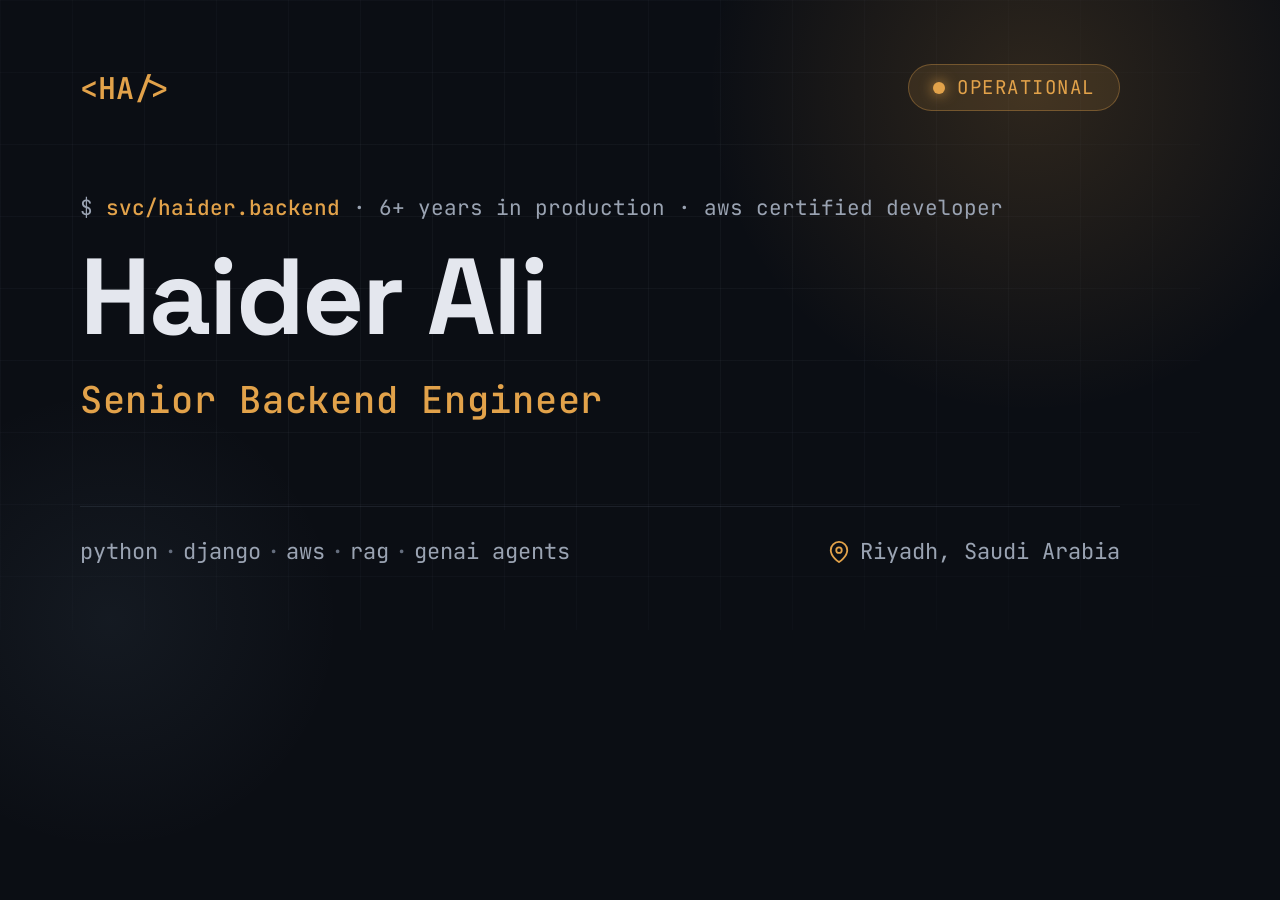
<file: assets/og-card-source.html>
<!DOCTYPE html>
<html>
<head>
<meta charset="UTF-8">
<link rel="preconnect" href="https://fonts.googleapis.com">
<link rel="preconnect" href="https://fonts.gstatic.com" crossorigin>
<link href="https://fonts.googleapis.com/css2?family=Inter:wght@400;500;600;700&family=JetBrains+Mono:wght@400;500;600&family=Space+Grotesk:wght@500;600;700&display=swap" rel="stylesheet">
<style>
  * { margin: 0; padding: 0; box-sizing: border-box; }
  body {
    width: 1200px; height: 630px; overflow: hidden;
    background: #0b0e14; color: #e4e7ee; position: relative;
    font-family: "Inter", sans-serif;
  }
  .grid {
    position: absolute; inset: 0;
    background-image:
      linear-gradient(rgba(148,163,184,0.055) 1px, transparent 1px),
      linear-gradient(90deg, rgba(148,163,184,0.055) 1px, transparent 1px);
    background-size: 72px 72px;
    mask-image: radial-gradient(ellipse 90% 90% at 40% 45%, #000 30%, transparent 100%);
    -webkit-mask-image: radial-gradient(ellipse 90% 90% at 40% 45%, #000 30%, transparent 100%);
  }
  .glow {
    position: absolute; width: 700px; height: 700px; border-radius: 50%;
    background: radial-gradient(circle, rgba(226,162,74,0.16), transparent 65%);
    top: -260px; right: -180px;
  }
  .glow2 {
    position: absolute; width: 500px; height: 500px; border-radius: 50%;
    background: radial-gradient(circle, rgba(143,180,212,0.07), transparent 65%);
    bottom: -240px; left: -140px;
  }
  .wrap { position: relative; height: 100%; padding: 64px 80px; display: flex; flex-direction: column; }
  .top { display: flex; justify-content: space-between; align-items: center; }
  .logo { font-family: "JetBrains Mono", monospace; font-weight: 600; font-size: 30px; color: #e2a24a; }
  .logo span { color: #e4e7ee; }
  .status {
    display: flex; align-items: center; gap: 12px;
    font-family: "JetBrains Mono", monospace; font-size: 19px; letter-spacing: 0.08em;
    color: #e2a24a; border: 1px solid rgba(226,162,74,0.34);
    background: rgba(226,162,74,0.12); border-radius: 999px; padding: 10px 24px;
  }
  .dot { width: 12px; height: 12px; border-radius: 50%; background: #e2a24a; box-shadow: 0 0 14px rgba(226,162,74,0.9); }
  .mid { flex: 1; display: flex; flex-direction: column; justify-content: center; }
  .avail {
    font-family: "JetBrains Mono", monospace; font-size: 21px; color: #9aa3b2; margin-bottom: 22px;
  }
  .avail b { color: #e2a24a; font-weight: 500; }
  h1 {
    font-family: "Space Grotesk", sans-serif; font-weight: 700; font-size: 108px;
    letter-spacing: -0.02em; line-height: 1; margin-bottom: 24px;
  }
  .role {
    font-family: "JetBrains Mono", monospace; font-weight: 500; font-size: 37px;
    color: #e2a24a; letter-spacing: 0.02em;
  }
  .bottom {
    display: flex; justify-content: space-between; align-items: center;
    border-top: 1px solid rgba(148,163,184,0.12); padding-top: 30px;
  }
  .stack { font-family: "JetBrains Mono", monospace; font-size: 22px; color: #9aa3b2; }
  .stack i { font-style: normal; color: #656e7e; padding: 0 6px; }
  .loc { font-family: "JetBrains Mono", monospace; font-size: 22px; color: #9aa3b2; display: flex; align-items: center; gap: 10px; }
  .loc svg { flex-shrink: 0; }
</style>
</head>
<body>
  <div class="grid"></div>
  <div class="glow"></div>
  <div class="glow2"></div>
  <div class="wrap">
    <div class="top">
      <div class="logo">&lt;HA<span>/</span>&gt;</div>
      <div class="status"><span class="dot"></span>OPERATIONAL</div>
    </div>
    <div class="mid">
      <div class="avail">$ <b>svc/haider.backend</b> · 6+ years in production · aws certified developer</div>
      <h1>Haider Ali</h1>
      <div class="role">Senior Backend Engineer</div>
    </div>
    <div class="bottom">
      <div class="stack">python<i>·</i>django<i>·</i>aws<i>·</i>rag<i>·</i>genai agents</div>
      <div class="loc">
        <svg width="22" height="22" viewBox="0 0 24 24" fill="none" stroke="#e2a24a" stroke-width="2"><path d="M21 10c0 7-9 13-9 13s-9-6-9-13a9 9 0 0 1 18 0z"/><circle cx="12" cy="10" r="3"/></svg>
        Riyadh, Saudi Arabia
      </div>
    </div>
  </div>
</body>
</html>
</file>
<file: css/style.css>
/* ============================================================
   Haider Ali · Portfolio
   Direction: "Signal on Ink" — a reliability engineer's world.
   One accent (signal amber, the colour of an operational status
   light). Space Grotesk carries the headlines; JetBrains Mono is
   the native utility face; Inter does the reading.
   ============================================================ */

:root {
  --bg: #0b0e14;
  --bg-soft: #0f131c;
  --surface: rgba(255, 255, 255, 0.028);
  --surface-2: rgba(255, 255, 255, 0.05);
  --border: rgba(148, 163, 184, 0.12);
  --border-strong: rgba(148, 163, 184, 0.24);
  --text: #e4e7ee;
  --text-muted: #9aa3b2;
  --text-dim: #656e7e;

  --accent: #e2a24a;          /* signal amber */
  --accent-strong: #efb662;
  --accent-soft: rgba(226, 162, 74, 0.12);
  --accent-line: rgba(226, 162, 74, 0.34);
  --steel: #8fb4d4;           /* muted secondary, used sparingly */
  --steel-soft: rgba(143, 180, 212, 0.12);

  --font-display: "Space Grotesk", "Inter", sans-serif;
  --font-sans: "Inter", -apple-system, BlinkMacSystemFont, "Segoe UI", sans-serif;
  --font-mono: "JetBrains Mono", "SF Mono", Menlo, monospace;

  --radius: 12px;
  --nav-h: 72px;
  --maxw: 1140px;
}

* { margin: 0; padding: 0; box-sizing: border-box; }

html { scroll-behavior: smooth; scroll-padding-top: calc(var(--nav-h) + 16px); }

body {
  font-family: var(--font-sans);
  background: var(--bg);
  color: var(--text);
  line-height: 1.65;
  -webkit-font-smoothing: antialiased;
  overflow-x: hidden;
}

.container { max-width: var(--maxw); margin: 0 auto; padding: 0 28px; }

h1, h2, h3, h4 { font-family: var(--font-display); }

/* focus visibility (quality floor) */
:focus-visible {
  outline: 2px solid var(--accent);
  outline-offset: 3px;
  border-radius: 4px;
}

/* ---------- background decoration ---------- */
.bg-grid {
  position: fixed; inset: 0; z-index: -2; pointer-events: none;
  background-image:
    linear-gradient(rgba(148, 163, 184, 0.035) 1px, transparent 1px),
    linear-gradient(90deg, rgba(148, 163, 184, 0.035) 1px, transparent 1px);
  background-size: 60px 60px;
  mask-image: radial-gradient(ellipse 85% 60% at 70% 0%, black 30%, transparent 100%);
}
.bg-glow {
  position: fixed; z-index: -1; pointer-events: none;
  width: 620px; height: 620px; border-radius: 50%;
  filter: blur(150px);
}
.bg-glow-1 { top: -240px; right: -140px; background: var(--accent); opacity: 0.1; }
.bg-glow-2 {
  bottom: -260px; left: -180px; width: 560px; height: 560px;
  background: var(--steel); opacity: 0.06;
}

::selection { background: rgba(226, 162, 74, 0.28); color: #fff; }

/* ---------- nav ---------- */
.nav {
  position: fixed; top: 0; left: 0; right: 0; z-index: 100;
  height: var(--nav-h);
  transition: background 0.3s ease, box-shadow 0.3s ease, backdrop-filter 0.3s ease;
}
.nav.scrolled {
  background: rgba(11, 14, 20, 0.82);
  backdrop-filter: blur(14px);
  -webkit-backdrop-filter: blur(14px);
  box-shadow: 0 1px 0 var(--border), 0 12px 32px rgba(0, 0, 0, 0.4);
}
.nav-progress {
  position: absolute; left: 0; bottom: 0; height: 2px; width: 0;
  background: linear-gradient(90deg, var(--accent), var(--accent-strong));
  box-shadow: 0 0 12px rgba(226, 162, 74, 0.55);
  opacity: 0; transition: opacity 0.3s ease;
}
.nav.scrolled .nav-progress { opacity: 1; }
.nav-inner {
  max-width: var(--maxw); margin: 0 auto; padding: 0 28px;
  height: 100%; display: flex; align-items: center; justify-content: space-between; gap: 24px;
}
.nav-logo {
  font-family: var(--font-mono); font-weight: 600; font-size: 1.1rem;
  color: var(--text); text-decoration: none; letter-spacing: 0.02em;
  transition: opacity 0.2s ease;
}
.nav-logo:hover { opacity: 0.82; }
.logo-bracket { color: var(--accent); transition: color 0.2s ease; }
.nav-links { display: flex; gap: 4px; }
.nav-links a {
  color: var(--text-muted); text-decoration: none; font-size: 0.9rem; font-weight: 500;
  padding: 8px 13px; border-radius: 8px;
  transition: color 0.2s ease, background 0.2s ease;
}
.nav-links a:hover { color: var(--text); background: rgba(148, 163, 184, 0.07); }
.nav-links a.active { color: var(--accent); }
.nav-actions { display: flex; align-items: center; gap: 12px; }
.nav-toggle {
  display: none; flex-direction: column; gap: 5px;
  background: none; border: 0; cursor: pointer; padding: 8px;
}
.nav-toggle span {
  width: 22px; height: 2px; background: var(--text); border-radius: 2px;
  transition: transform 0.25s ease, opacity 0.25s ease;
}
.nav-toggle.open span:nth-child(1) { transform: translateY(7px) rotate(45deg); }
.nav-toggle.open span:nth-child(2) { opacity: 0; }
.nav-toggle.open span:nth-child(3) { transform: translateY(-7px) rotate(-45deg); }

/* ---------- buttons ---------- */
.btn {
  display: inline-flex; align-items: center; justify-content: center; gap: 8px;
  font-family: var(--font-sans); font-weight: 600; font-size: 0.95rem;
  padding: 13px 24px; border-radius: 9px; text-decoration: none;
  cursor: pointer; border: 1px solid transparent; white-space: nowrap;
  transition: transform 0.18s ease, box-shadow 0.18s ease, background 0.18s ease, border-color 0.18s ease, color 0.18s ease;
}
.btn-primary {
  background: linear-gradient(180deg, var(--accent-strong), var(--accent)); color: #1c1305;
  box-shadow: 0 8px 22px rgba(226, 162, 74, 0.22), inset 0 1px 0 rgba(255, 255, 255, 0.25);
}
.btn-primary:hover { background: linear-gradient(180deg, #f4c176, var(--accent-strong)); transform: translateY(-2px); box-shadow: 0 12px 30px rgba(226, 162, 74, 0.32), inset 0 1px 0 rgba(255, 255, 255, 0.3); }
.btn-outline { border-color: var(--border-strong); color: var(--text); background: transparent; }
.btn-outline:hover { border-color: var(--accent); color: var(--accent); transform: translateY(-2px); }
.btn-sm { padding: 9px 16px; font-size: 0.86rem; }
.btn-lg { padding: 16px 36px; font-size: 1.02rem; margin-top: 40px; }

/* ---------- hero ---------- */
.hero {
  min-height: 100vh; display: flex; flex-direction: column; justify-content: center;
  padding: calc(var(--nav-h) + 40px) 0 60px; position: relative;
}
.hero-grid {
  display: grid; grid-template-columns: 1.08fr 0.92fr; gap: 56px; align-items: center;
}
.hero-eyebrow {
  font-family: var(--font-mono); font-size: 0.86rem; color: var(--accent);
  display: flex; align-items: center; gap: 10px; margin-bottom: 22px;
  letter-spacing: 0.01em;
}
.status-dot {
  width: 9px; height: 9px; border-radius: 50%; background: var(--accent);
  box-shadow: 0 0 0 0 rgba(226, 162, 74, 0.6); animation: pulse 2.4s infinite;
}
@keyframes pulse {
  0% { box-shadow: 0 0 0 0 rgba(226, 162, 74, 0.5); }
  70% { box-shadow: 0 0 0 9px rgba(226, 162, 74, 0); }
  100% { box-shadow: 0 0 0 0 rgba(226, 162, 74, 0); }
}
.hero h1 {
  font-size: clamp(2.8rem, 6.2vw, 4.6rem); font-weight: 700; letter-spacing: -0.03em;
  line-height: 1.02; margin-bottom: 12px;
  background: linear-gradient(118deg, #fbfcfe 20%, #aab2c0);
  -webkit-background-clip: text; background-clip: text; color: transparent;
}
.hero-role {
  font-family: var(--font-mono); font-weight: 500;
  font-size: clamp(1.05rem, 2.4vw, 1.4rem); color: var(--accent); margin-bottom: 26px;
  letter-spacing: -0.01em;
}
.hero-lead { color: var(--text-muted); font-size: 1.06rem; max-width: 540px; margin-bottom: 36px; }
.hero-cta { display: flex; gap: 14px; flex-wrap: wrap; margin-bottom: 34px; }
.hero-social { display: flex; gap: 10px; }
.hero-social a {
  display: inline-flex; align-items: center; justify-content: center;
  width: 42px; height: 42px; border-radius: 10px;
  color: var(--text-muted); border: 1px solid var(--border);
  transition: color 0.2s ease, border-color 0.2s ease, transform 0.2s ease;
}
.hero-social a:hover { color: var(--accent); border-color: var(--accent); transform: translateY(-3px); }

/* ---------- signature: service status card ---------- */
.svc-card {
  background: linear-gradient(180deg, rgba(255, 255, 255, 0.04), rgba(255, 255, 255, 0.015));
  border: 1px solid var(--border-strong); border-radius: 14px;
  box-shadow: 0 30px 80px rgba(0, 0, 0, 0.5);
  overflow: hidden; backdrop-filter: blur(8px);
  font-family: var(--font-mono);
}
.svc-head {
  display: flex; align-items: center; gap: 11px;
  padding: 15px 20px; border-bottom: 1px solid var(--border);
  background: rgba(255, 255, 255, 0.018);
}
.svc-dot {
  width: 9px; height: 9px; border-radius: 50%; background: var(--accent); flex-shrink: 0;
  box-shadow: 0 0 10px rgba(226, 162, 74, 0.8); animation: pulse 2.4s infinite;
}
.svc-name { font-size: 0.84rem; color: var(--text); letter-spacing: 0.02em; }
.svc-badge {
  margin-left: auto; font-size: 0.68rem; text-transform: uppercase; letter-spacing: 0.1em;
  color: var(--accent); background: var(--accent-soft);
  border: 1px solid var(--accent-line); border-radius: 99px; padding: 3px 10px;
}
.svc-body { padding: 14px 20px; }
.svc-row {
  display: flex; align-items: baseline; gap: 14px;
  padding: 7px 0; font-size: 0.84rem;
  border-bottom: 1px dashed rgba(148, 163, 184, 0.09);
}
.svc-row:last-child { border-bottom: 0; }
.svc-row dt { color: var(--text-dim); width: 112px; flex-shrink: 0; }
.svc-row dd { color: var(--text); }
.svc-foot {
  display: flex; align-items: center; gap: 10px;
  padding: 13px 20px; border-top: 1px solid var(--border);
  font-size: 0.76rem; color: var(--text-muted); background: rgba(255, 255, 255, 0.012);
}
.svc-bars { display: inline-flex; align-items: flex-end; gap: 3px; height: 14px; }
.svc-bars i {
  width: 3px; background: var(--accent); border-radius: 1px; opacity: 0.9;
  animation: eq 1.1s ease-in-out infinite;
}
.svc-bars i:nth-child(1) { height: 40%; animation-delay: 0s; }
.svc-bars i:nth-child(2) { height: 75%; animation-delay: 0.18s; }
.svc-bars i:nth-child(3) { height: 55%; animation-delay: 0.36s; }
.svc-bars i:nth-child(4) { height: 90%; animation-delay: 0.54s; }
@keyframes eq { 0%, 100% { transform: scaleY(0.5); } 50% { transform: scaleY(1); } }

.scroll-hint {
  position: absolute; bottom: 26px; left: 50%; transform: translateX(-50%);
  color: var(--text-dim); animation: bob 2.6s ease-in-out infinite;
}
.scroll-hint:hover { color: var(--accent); }
@keyframes bob { 0%, 100% { transform: translate(-50%, 0); } 50% { transform: translate(-50%, 8px); } }

/* ---------- sections ---------- */
.section { padding: 112px 0; }
.section-slim { padding: 72px 0; }
.section-head {
  display: flex; align-items: center; gap: 16px; margin-bottom: 56px;
}
.section-head.centered { justify-content: center; }
.section-index {
  font-family: var(--font-mono); color: var(--accent); font-size: 0.82rem;
  letter-spacing: 0.06em; text-transform: lowercase; white-space: nowrap;
  display: inline-flex; align-items: center; gap: 8px;
}
.section-index::before {
  content: ""; width: 22px; height: 1px; background: var(--accent-line);
}
.section-head h2 {
  font-size: clamp(1.7rem, 3.6vw, 2.2rem); font-weight: 600; letter-spacing: -0.02em;
  white-space: nowrap;
}
.section-line { flex: 1; height: 1px; background: linear-gradient(90deg, var(--border-strong), transparent); }

/* ---------- about ---------- */
.about-grid { display: grid; grid-template-columns: 1.25fr 0.75fr; gap: 56px; align-items: start; }
.about-text p { color: var(--text-muted); margin-bottom: 20px; font-size: 1.02rem; }
.about-text strong { color: var(--text); font-weight: 600; }
.about-stats { display: grid; grid-template-columns: 1fr 1fr; gap: 14px; }
.stat-card {
  background: var(--surface); border: 1px solid var(--border); border-radius: var(--radius);
  padding: 26px 20px; text-align: center;
  transition: border-color 0.25s ease, transform 0.25s ease;
}
.stat-card:hover { border-color: var(--accent-line); transform: translateY(-4px); }
.stat-number, .stat-suffix {
  font-family: var(--font-mono); font-size: 2rem; font-weight: 600; color: var(--accent);
}
.stat-label { display: block; margin-top: 8px; font-size: 0.81rem; color: var(--text-muted); line-height: 1.45; }

/* ---------- timeline (the one real sequence) ---------- */
.timeline { position: relative; padding-left: 36px; }
.timeline::before {
  content: ""; position: absolute; left: 8px; top: 6px; bottom: 6px; width: 2px;
  background: linear-gradient(180deg, var(--accent), rgba(143, 180, 212, 0.3), transparent);
}
.timeline-item { position: relative; margin-bottom: 42px; }
.timeline-item:last-child { margin-bottom: 0; }
.timeline-marker {
  position: absolute; left: -36px; top: 8px;
  width: 18px; height: 18px; border-radius: 50%;
  background: var(--bg); border: 2px solid var(--steel);
}
.timeline-marker.current {
  border-color: var(--accent);
  box-shadow: 0 0 0 5px var(--accent-soft);
}
.timeline-card {
  background: var(--surface); border: 1px solid var(--border); border-radius: var(--radius);
  padding: 30px 32px;
  transition: border-color 0.25s ease, transform 0.25s ease, box-shadow 0.25s ease;
}
.timeline-card:hover {
  border-color: var(--border-strong); transform: translateY(-3px);
  box-shadow: 0 20px 48px rgba(0, 0, 0, 0.4);
}
.timeline-meta { display: flex; align-items: center; gap: 14px; margin-bottom: 8px; }
.timeline-date { font-family: var(--font-mono); font-size: 0.8rem; color: var(--text-dim); }
.badge {
  font-size: 0.68rem; font-weight: 600; padding: 3px 11px; border-radius: 99px;
  letter-spacing: 0.06em; text-transform: uppercase; font-family: var(--font-mono);
}
.badge-current { background: var(--accent-soft); color: var(--accent); border: 1px solid var(--accent-line); }
.timeline-card h3 { font-size: 1.2rem; font-weight: 600; margin-bottom: 4px; }
.timeline-company { color: var(--steel); font-size: 0.9rem; font-weight: 500; margin-bottom: 16px; font-family: var(--font-mono); }
.timeline-card ul { list-style: none; margin-bottom: 18px; }
.timeline-card li {
  position: relative; padding-left: 22px; margin-bottom: 9px;
  color: var(--text-muted); font-size: 0.93rem;
}
.timeline-card li::before {
  content: ""; position: absolute; left: 2px; top: 10px;
  width: 6px; height: 6px; border-radius: 50%; background: var(--accent-line);
}

/* ---------- tags ---------- */
.tag-row { display: flex; flex-wrap: wrap; gap: 8px; }
.tag {
  font-family: var(--font-mono); font-size: 0.75rem; color: var(--text-muted);
  background: rgba(148, 163, 184, 0.06); border: 1px solid var(--border);
  padding: 4px 11px; border-radius: 6px;
  transition: color 0.2s ease, border-color 0.2s ease;
}
.tag:hover { color: var(--accent); border-color: var(--accent-line); }

/* ---------- projects ---------- */
.projects-grid { display: grid; grid-template-columns: repeat(3, 1fr); gap: 20px; }
.project-card {
  background: var(--surface); border: 1px solid var(--border); border-radius: var(--radius);
  padding: 30px 28px; display: flex; flex-direction: column;
  transition: border-color 0.25s ease, transform 0.25s ease, box-shadow 0.25s ease;
}
.project-card:hover {
  border-color: var(--border-strong); transform: translateY(-6px);
  box-shadow: 0 24px 56px rgba(0, 0, 0, 0.45);
}
.project-card.featured { grid-column: 1 / -1; }
.project-card.featured:hover { border-color: var(--accent-line); }
.project-top { display: flex; justify-content: space-between; align-items: center; margin-bottom: 18px; }
.project-badge {
  font-size: 0.68rem; font-weight: 600; letter-spacing: 0.08em; text-transform: uppercase;
  padding: 4px 11px; border-radius: 6px; font-family: var(--font-mono);
}
.project-badge.genai { background: var(--accent-soft); color: var(--accent); border: 1px solid var(--accent-line); }
.project-badge.cv { background: var(--steel-soft); color: var(--steel); border: 1px solid rgba(143, 180, 212, 0.28); }
.project-badge.platform { background: rgba(148, 163, 184, 0.08); color: var(--text-muted); border: 1px solid var(--border); }
.project-date { font-family: var(--font-mono); font-size: 0.76rem; color: var(--text-dim); }
.project-card h3 { font-size: 1.16rem; font-weight: 600; margin-bottom: 12px; letter-spacing: -0.01em; }
.project-card > p { color: var(--text-muted); font-size: 0.93rem; margin-bottom: 16px; }
.project-points { list-style: none; margin-bottom: 20px; }
.project-points a { color: var(--accent); text-decoration: underline; text-underline-offset: 3px; }
.project-points a:hover { color: var(--accent-strong); }
.project-points li {
  position: relative; padding-left: 20px; margin-bottom: 8px;
  color: var(--text-muted); font-size: 0.89rem;
}
.project-points li::before {
  content: ""; position: absolute; left: 2px; top: 9px;
  width: 5px; height: 5px; border-radius: 50%; background: var(--accent-line);
}
.project-card .tag-row { margin-top: auto; }

/* ---------- case study ---------- */
.case-intro {
  color: var(--text-muted); font-size: 1.04rem; max-width: 660px;
  margin: -24px 0 44px;
}
.case-diagram {
  background: var(--surface); border: 1px solid var(--border); border-radius: var(--radius);
  padding: 28px 20px; margin-bottom: 28px; overflow-x: auto;
}
.case-diagram svg { display: block; width: 100%; height: auto; min-width: 640px; }
.case-decisions { display: grid; grid-template-columns: repeat(3, 1fr); gap: 18px; }
.decision-card {
  background: var(--surface); border: 1px solid var(--border); border-radius: var(--radius);
  padding: 24px 22px; border-top: 2px solid var(--accent-line);
  transition: border-color 0.25s ease, transform 0.25s ease;
}
.decision-card:hover { transform: translateY(-4px); border-color: var(--border-strong); border-top-color: var(--accent); }
.decision-card h4 { font-size: 0.98rem; font-weight: 600; margin-bottom: 10px; color: var(--text); }
.decision-card p { color: var(--text-muted); font-size: 0.89rem; }

/* ---------- how i work ---------- */
.work-grid { display: grid; grid-template-columns: 1fr 1fr; gap: 20px; }
.work-card {
  background: var(--surface); border: 1px solid var(--border); border-radius: var(--radius);
  padding: 30px 28px;
  transition: border-color 0.25s ease, transform 0.25s ease;
}
.work-card:hover { border-color: var(--accent-line); transform: translateY(-4px); }
.work-icon {
  display: inline-flex; align-items: center; justify-content: center;
  width: 46px; height: 46px; border-radius: 11px; margin-bottom: 16px;
  background: var(--accent-soft); color: var(--accent);
}
.work-card h3 { font-size: 1.06rem; font-weight: 600; margin-bottom: 10px; }
.work-card p { color: var(--text-muted); font-size: 0.92rem; }

/* ---------- skills ---------- */
.skills-grid { display: grid; grid-template-columns: repeat(3, 1fr); gap: 20px; }
.skill-group {
  background: var(--surface); border: 1px solid var(--border); border-radius: var(--radius);
  padding: 26px 24px;
  transition: border-color 0.25s ease, transform 0.25s ease;
}
.skill-group:hover { border-color: var(--border-strong); transform: translateY(-4px); }
.skill-group-head { display: flex; align-items: center; gap: 11px; margin-bottom: 18px; color: var(--accent); }
.skill-group-head h3 { font-size: 1rem; font-weight: 600; color: var(--text); }

/* ---------- education ---------- */
.edu-card {
  display: flex; align-items: center; gap: 22px;
  background: var(--surface); border: 1px solid var(--border); border-radius: var(--radius);
  padding: 28px 32px; max-width: 620px;
}
.edu-icon {
  display: flex; align-items: center; justify-content: center; flex-shrink: 0;
  width: 56px; height: 56px; border-radius: 13px;
  background: var(--accent-soft); color: var(--accent);
}
a.edu-card { color: inherit; text-decoration: none; margin-top: 14px; transition: border-color .2s ease; }
a.edu-card:hover { border-color: var(--border-strong); }
.edu-card h3 { font-size: 1.08rem; font-weight: 600; margin-bottom: 4px; }
.edu-card p { color: var(--text-muted); font-size: 0.92rem; font-family: var(--font-mono); }

/* ---------- contact ---------- */
.contact-wrap { text-align: center; }
.contact-lead { color: var(--text-muted); max-width: 560px; margin: -20px auto 48px; font-size: 1.04rem; }
.contact-cards {
  display: grid; grid-template-columns: repeat(4, 1fr); gap: 16px; max-width: 980px; margin: 0 auto;
}
.contact-card {
  display: flex; flex-direction: column; align-items: center; gap: 7px;
  background: var(--surface); border: 1px solid var(--border); border-radius: var(--radius);
  padding: 28px 18px; text-decoration: none; color: var(--accent);
  transition: border-color 0.25s ease, transform 0.25s ease;
}
.contact-card:hover { border-color: var(--accent); transform: translateY(-4px); }
.contact-label { font-size: 0.72rem; text-transform: uppercase; letter-spacing: 0.1em; color: var(--text-dim); margin-top: 6px; font-family: var(--font-mono); }
.contact-value { color: var(--text); font-size: 0.88rem; font-weight: 500; word-break: break-all; }

/* ---------- footer ---------- */
.footer { border-top: 1px solid var(--border); padding: 32px 0; }
.footer-inner { display: flex; justify-content: space-between; align-items: center; flex-wrap: wrap; gap: 10px; }
.footer p { color: var(--text-dim); font-size: 0.85rem; }
.footer-mono { font-family: var(--font-mono); }

/* ---------- reveal animations ---------- */
.reveal {
  opacity: 0; transform: translateY(24px);
  transition: opacity 0.7s cubic-bezier(0.16, 1, 0.3, 1), transform 0.7s cubic-bezier(0.16, 1, 0.3, 1);
}
.reveal.visible { opacity: 1; transform: translateY(0); }
.delay-1 { transition-delay: 0.08s; }
.delay-2 { transition-delay: 0.16s; }
.delay-3 { transition-delay: 0.24s; }
.delay-4 { transition-delay: 0.32s; }
.delay-5 { transition-delay: 0.4s; }

@media (prefers-reduced-motion: reduce) {
  html { scroll-behavior: auto; }
  .reveal { opacity: 1; transform: none; transition: none; }
  .status-dot, .svc-dot, .svc-bars i, .scroll-hint { animation: none; }
}

/* ---------- responsive ---------- */
@media (max-width: 980px) {
  .hero-grid { grid-template-columns: 1fr; gap: 44px; }
  .hero-visual { max-width: 520px; }
  .projects-grid, .skills-grid { grid-template-columns: 1fr 1fr; }
  .contact-cards { grid-template-columns: 1fr 1fr; }
  .about-grid { grid-template-columns: 1fr; gap: 40px; }
}

@media (max-width: 720px) {
  .nav-links {
    position: fixed; top: var(--nav-h); left: 0; right: 0;
    flex-direction: column; padding: 18px 28px 26px; gap: 4px;
    background: rgba(11, 14, 20, 0.97); backdrop-filter: blur(14px);
    border-bottom: 1px solid var(--border);
    transform: translateY(-12px); opacity: 0; pointer-events: none;
    transition: transform 0.25s ease, opacity 0.25s ease;
  }
  .nav-links.open { transform: translateY(0); opacity: 1; pointer-events: auto; }
  .nav-links a { padding: 12px 14px; font-size: 1rem; }
  .nav-toggle { display: flex; }
  .section { padding: 80px 0; }
  .section-head h2 { white-space: normal; }
  .projects-grid, .skills-grid, .contact-cards, .work-grid, .case-decisions { grid-template-columns: 1fr; }
  .about-stats { grid-template-columns: 1fr 1fr; }
  .timeline { padding-left: 30px; }
  .timeline-marker { left: -30px; }
  .timeline-card { padding: 24px 22px; }
  .svc-row { font-size: 0.78rem; }
  .svc-row dt { width: 92px; }
  .hero-cta .btn { flex: 1; }
}
</file>
